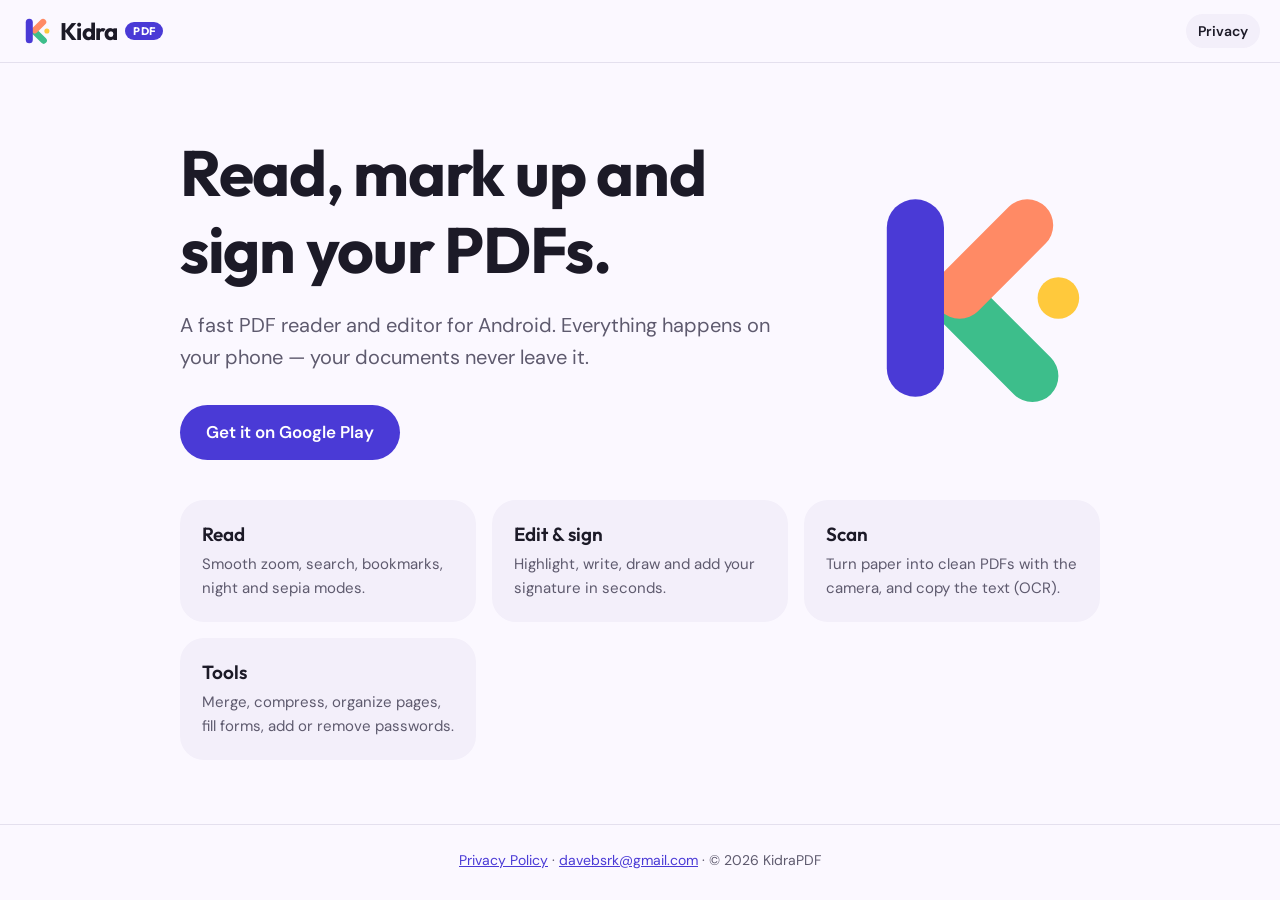
<file: kidrapdf/index.html>
<!doctype html>
<html lang="en">
<head>
<meta charset="utf-8">
<meta name="viewport" content="width=device-width, initial-scale=1">
<title>KidraPDF · Read, mark up and sign your PDFs</title>
<meta name="description" content="KidraPDF: a fast PDF reader and editor for Android. Highlight, sign, scan, merge, compress and fill forms — your files never leave your phone.">
<link rel="icon" href="symbol.svg" type="image/svg+xml">
<link rel="preconnect" href="https://fonts.googleapis.com">
<link href="https://fonts.googleapis.com/css2?family=Outfit:wght@600;700&family=DM+Sans:opsz,wght@9..40,400;9..40,600&display=swap" rel="stylesheet">
<link rel="stylesheet" href="style.css">
</head>
<body>
<header class="bar">
  <a class="logo" href="./"><img src="symbol.svg" alt="" width="32" height="32"><span>Kidra</span><b>PDF</b></a>
  <nav class="langs"><a href="privacy.html">Privacy</a></nav>
</header>
<main>
  <section class="hero">
    <div>
      <h1>Read, mark up and sign your PDFs.</h1>
      <p>A fast PDF reader and editor for Android. Everything happens on your phone — your documents never leave it.</p>
      <!-- TODO(publicar): replace with the Play Store link once the app is live. -->
      <a class="cta" href="https://play.google.com/store/apps/details?id=app.kidrapdf">Get it on Google Play</a>
    </div>
    <img src="symbol.svg" alt="KidraPDF" width="260" height="260">
  </section>
  <section class="features">
    <div><h3>Read</h3><p>Smooth zoom, search, bookmarks, night and sepia modes.</p></div>
    <div><h3>Edit &amp; sign</h3><p>Highlight, write, draw and add your signature in seconds.</p></div>
    <div><h3>Scan</h3><p>Turn paper into clean PDFs with the camera, and copy the text (OCR).</p></div>
    <div><h3>Tools</h3><p>Merge, compress, organize pages, fill forms, add or remove passwords.</p></div>
  </section>
</main>
<footer class="foot"><a href="privacy.html">Privacy Policy</a> · <a href="mailto:davebsrk@gmail.com">davebsrk@gmail.com</a> · © 2026 KidraPDF</footer>
</body>
</html>
</file>
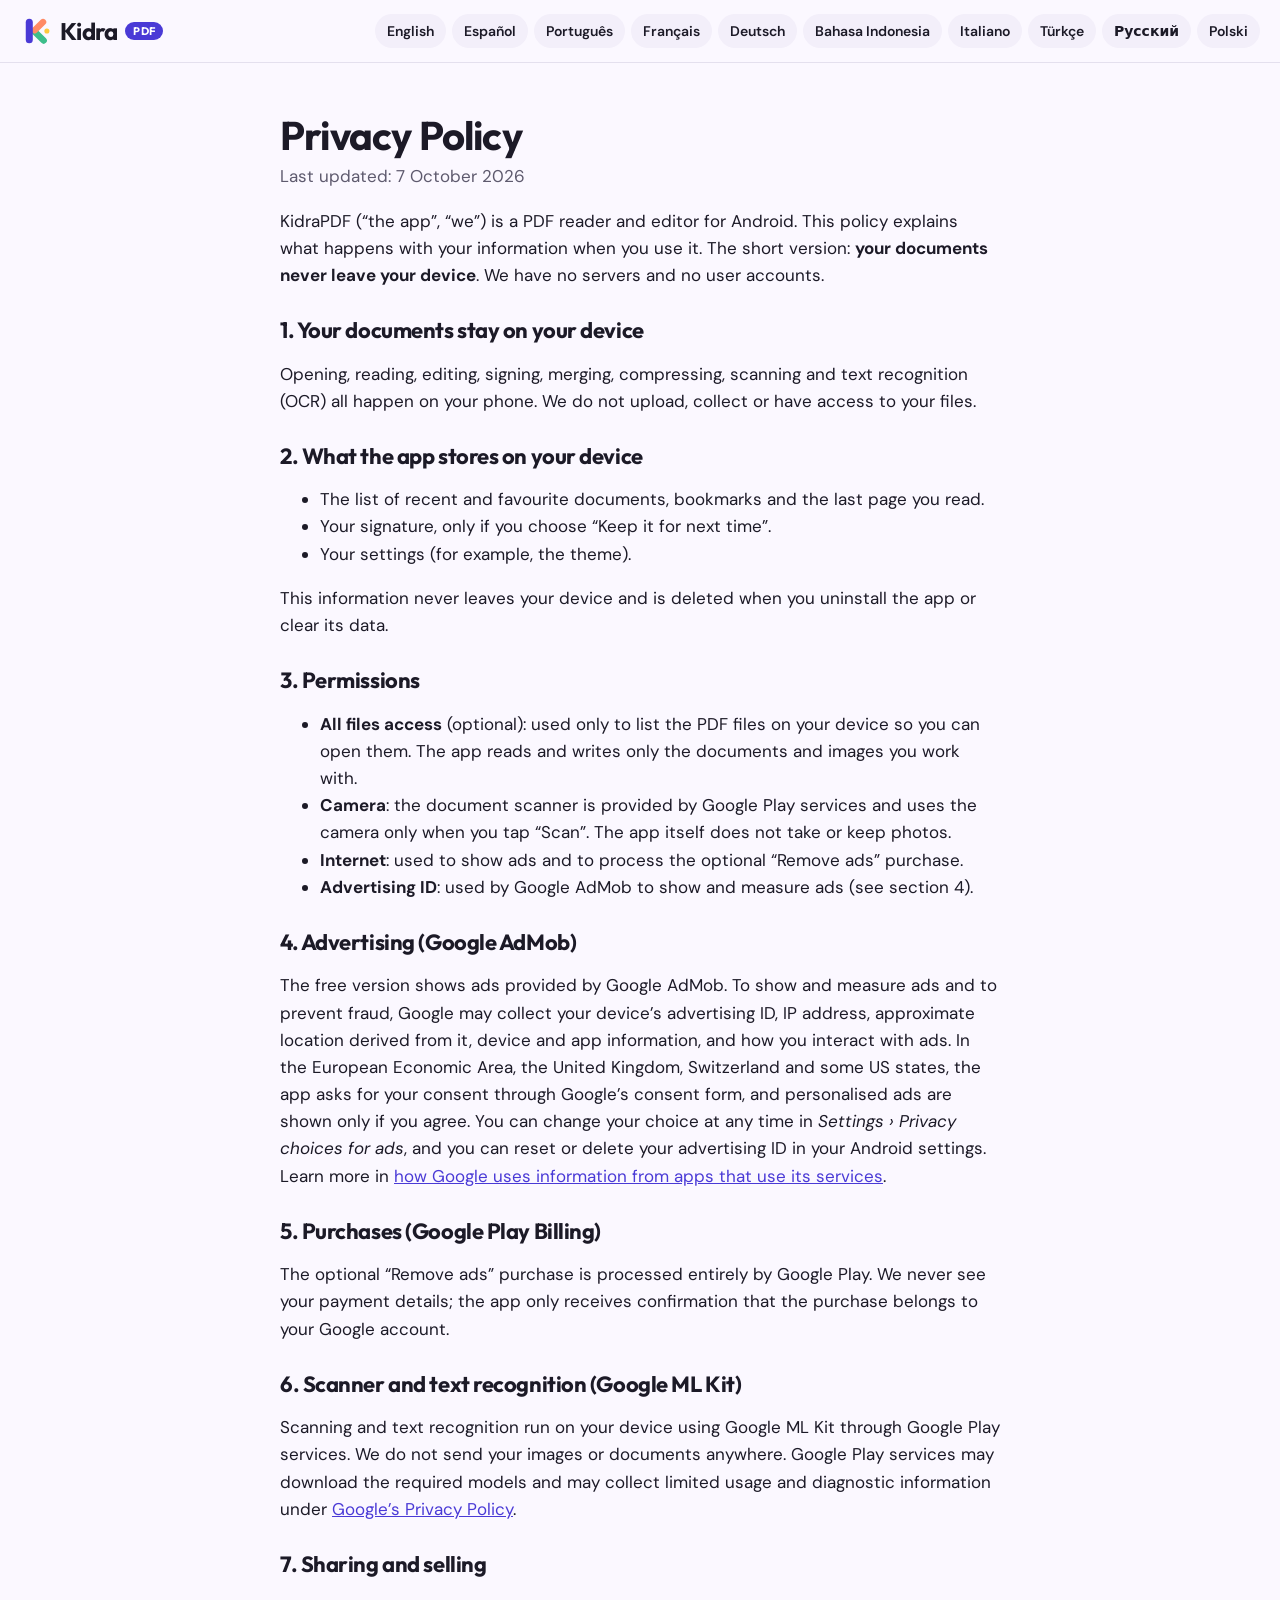
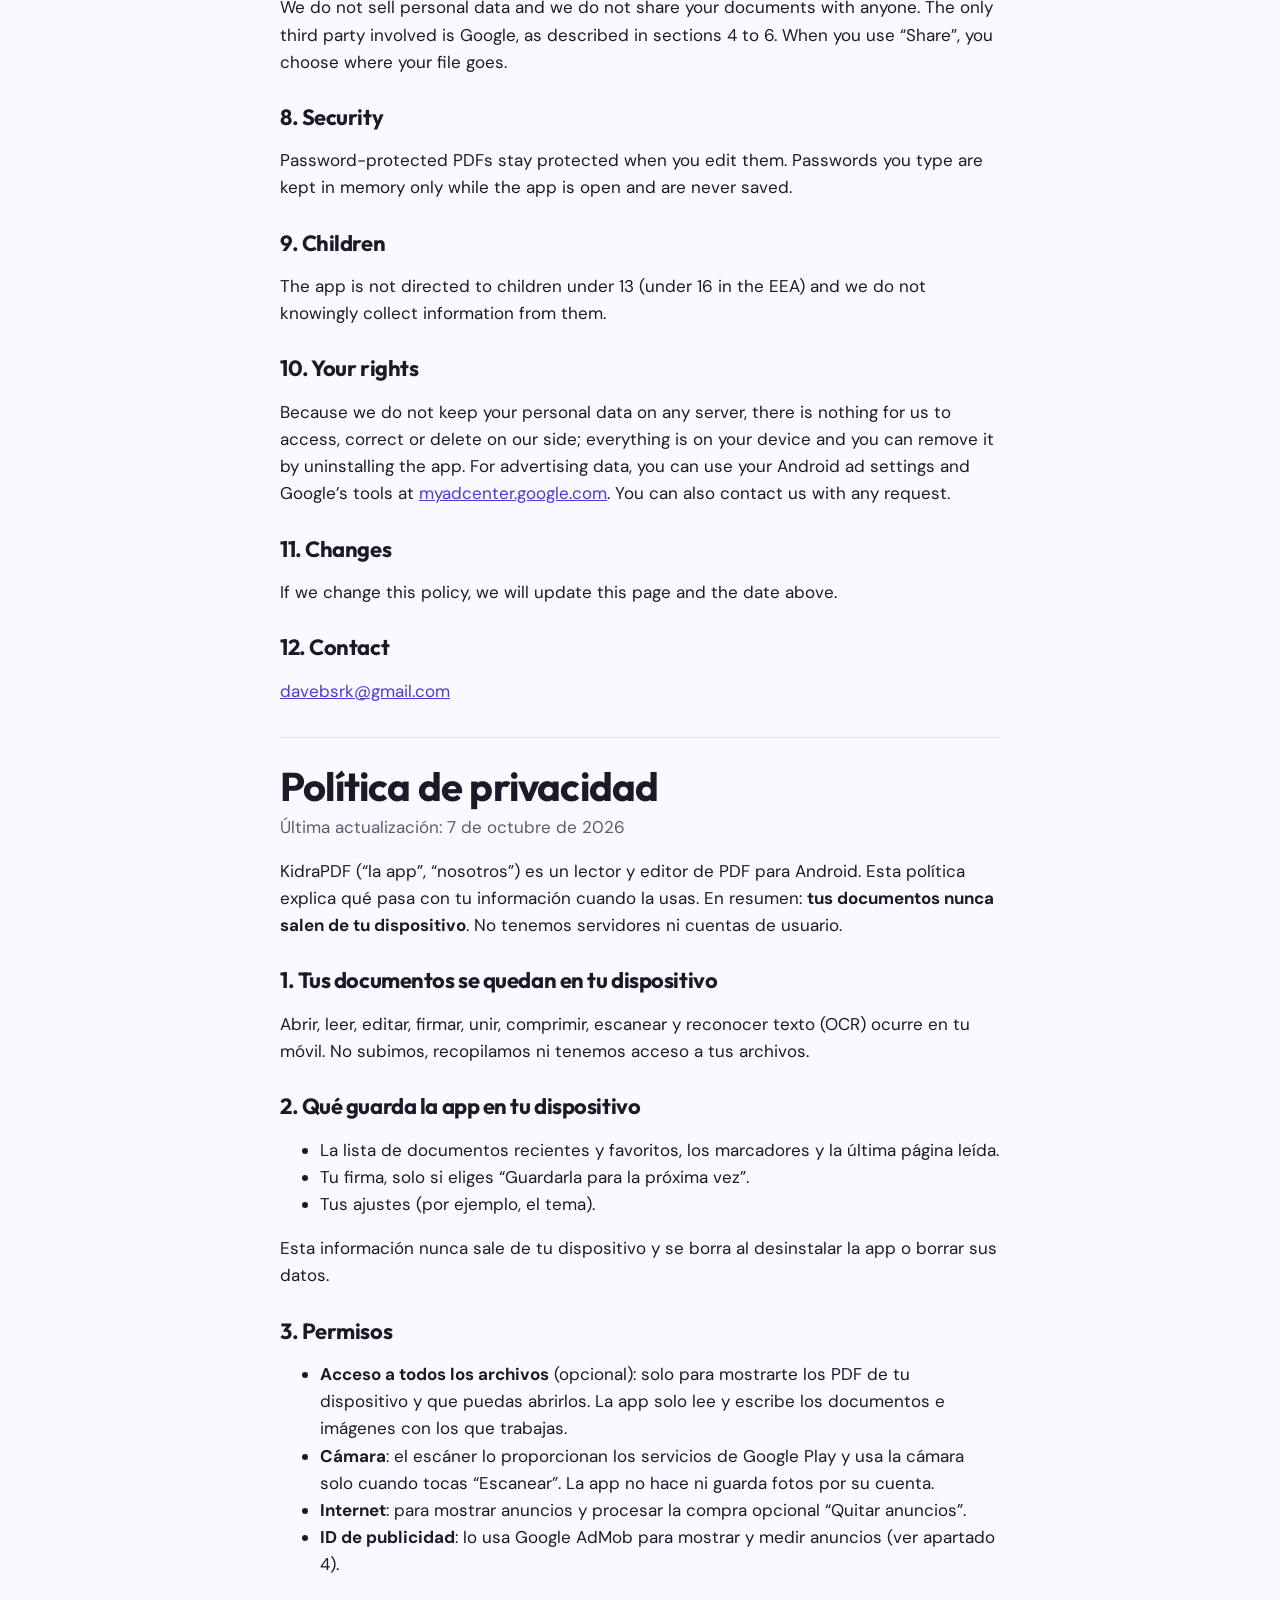
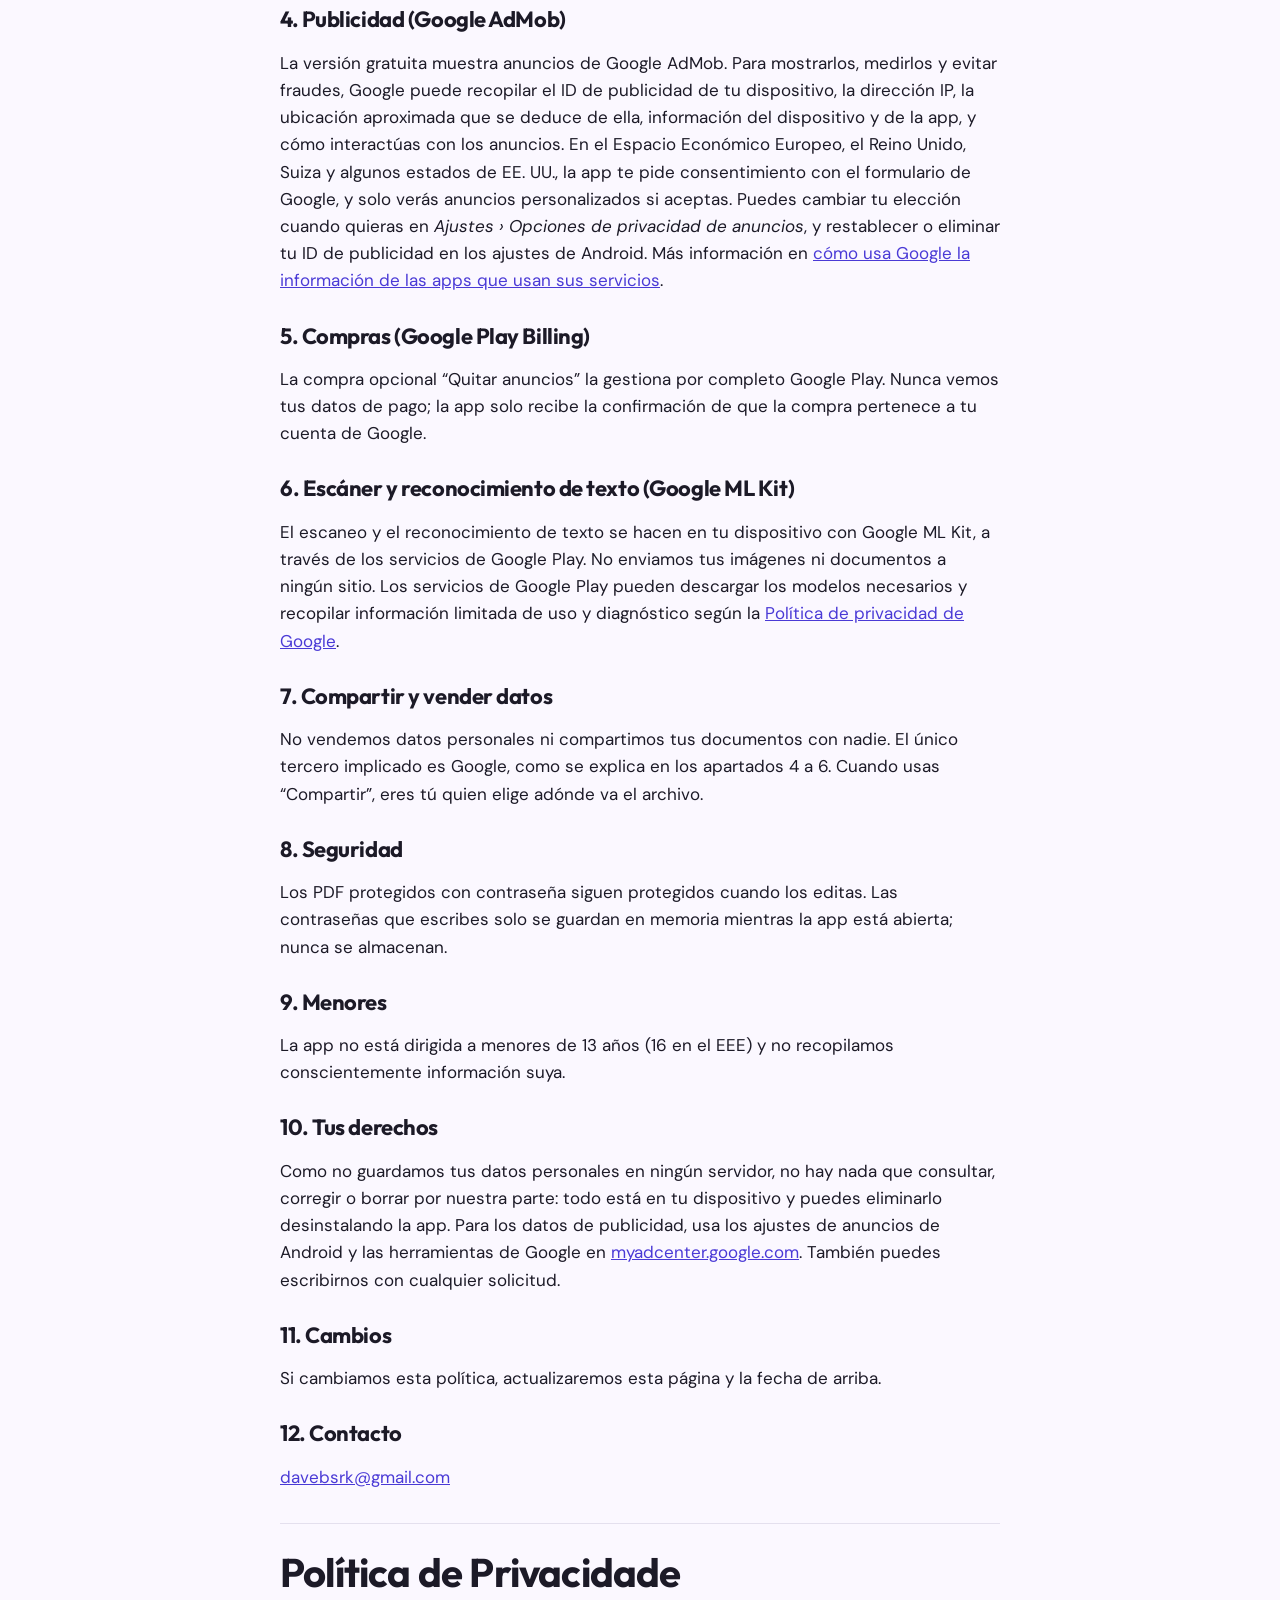
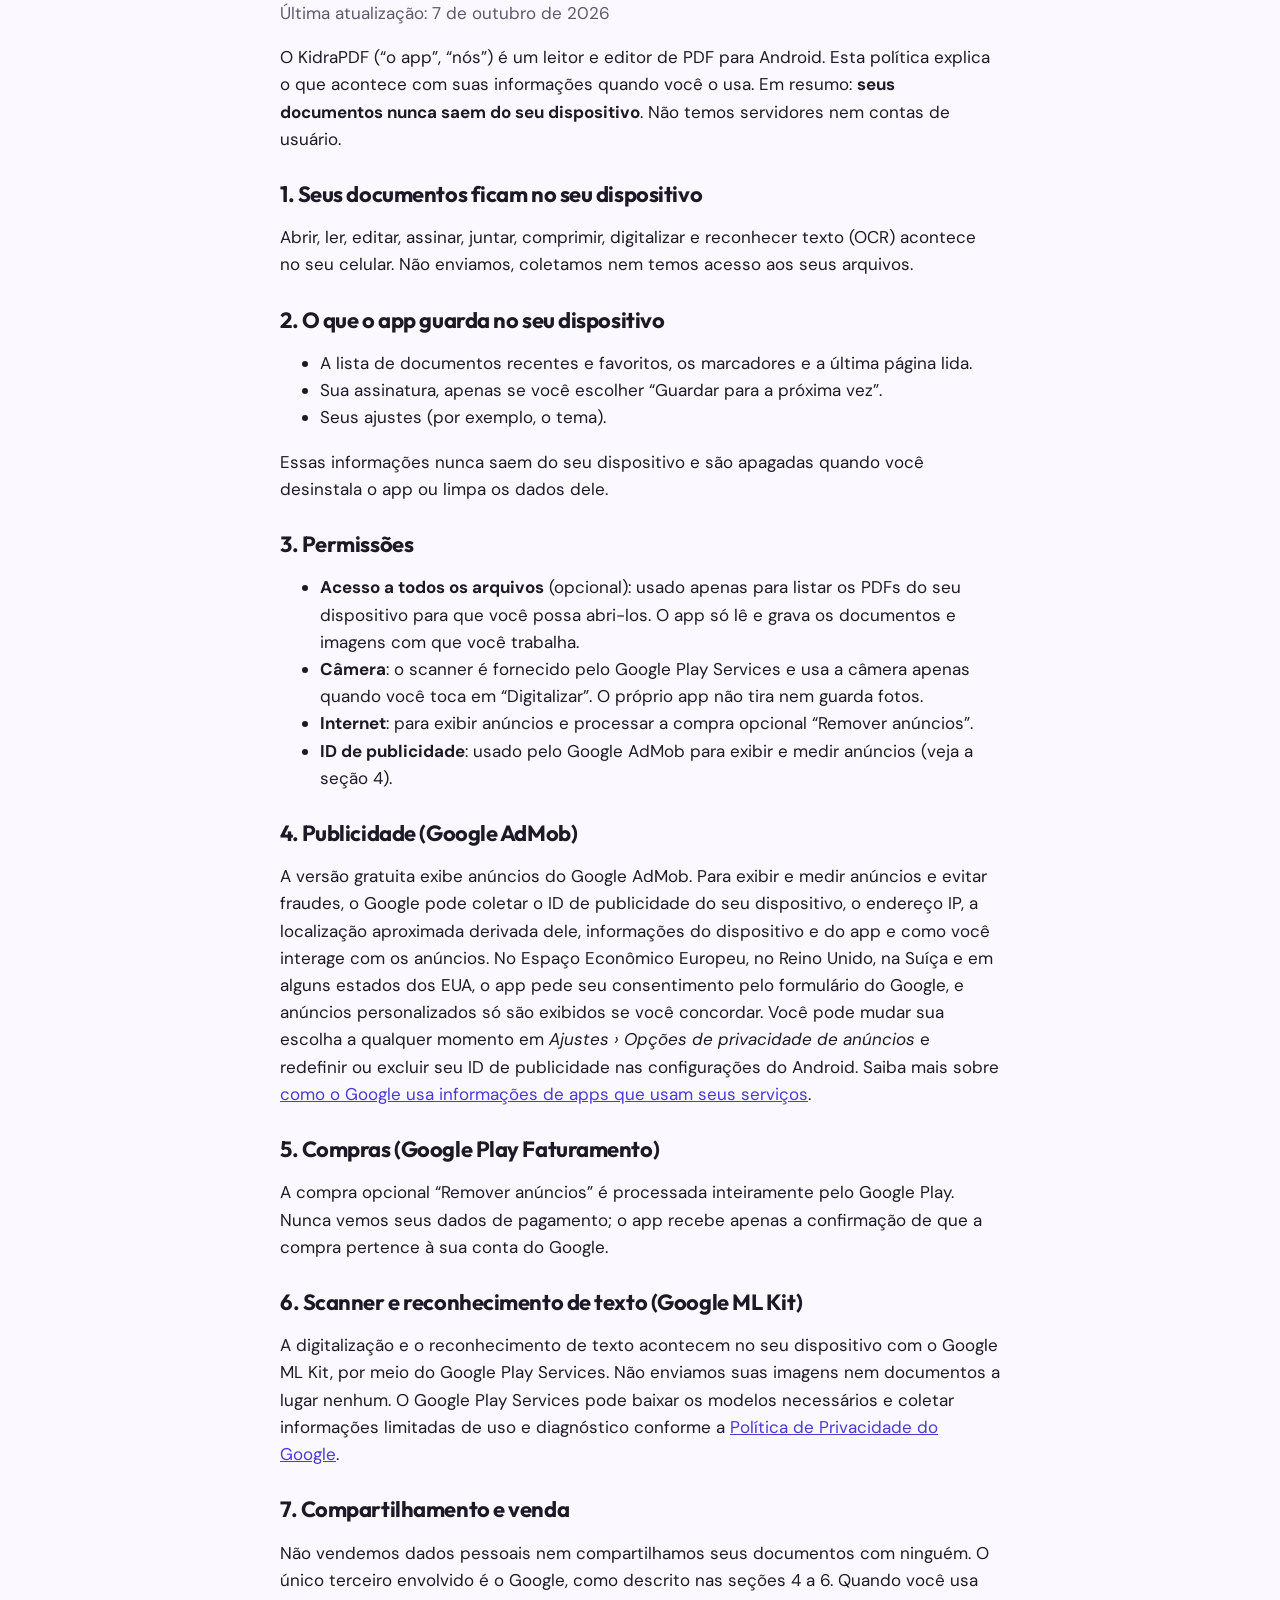
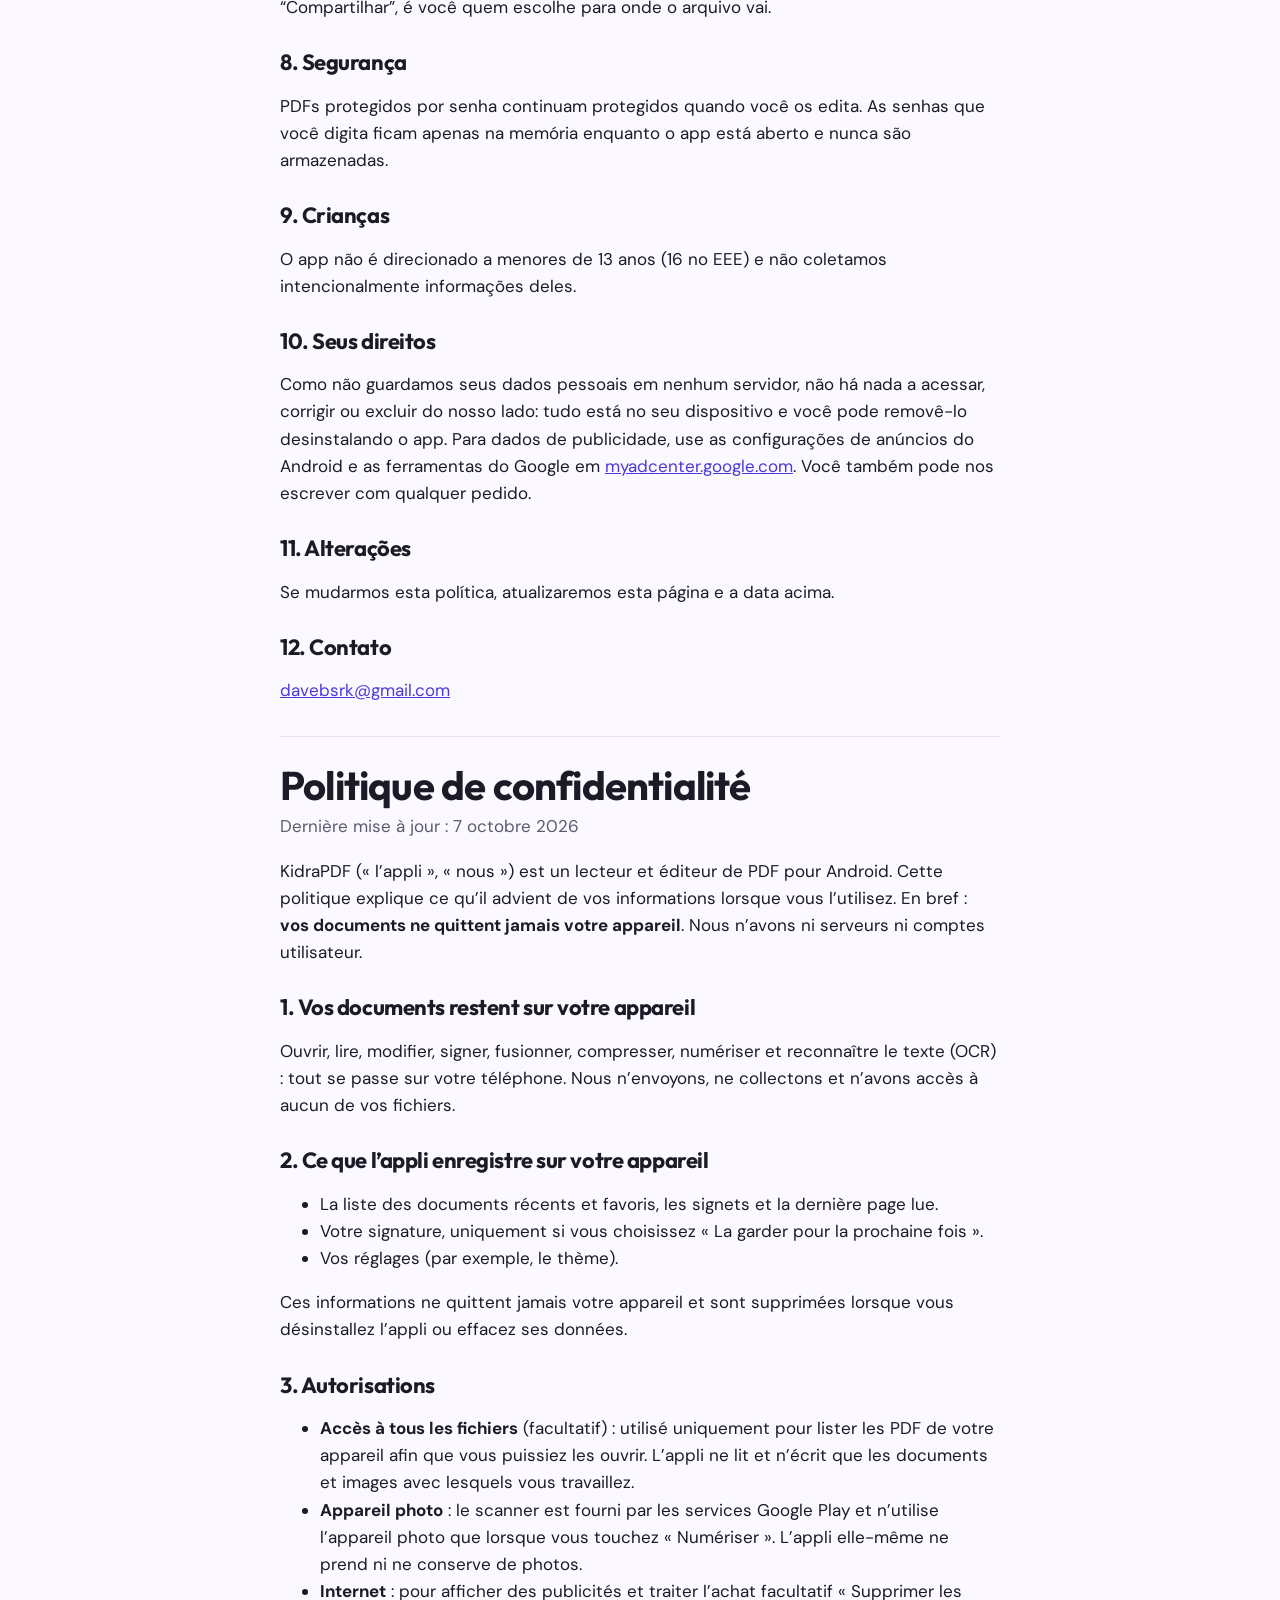
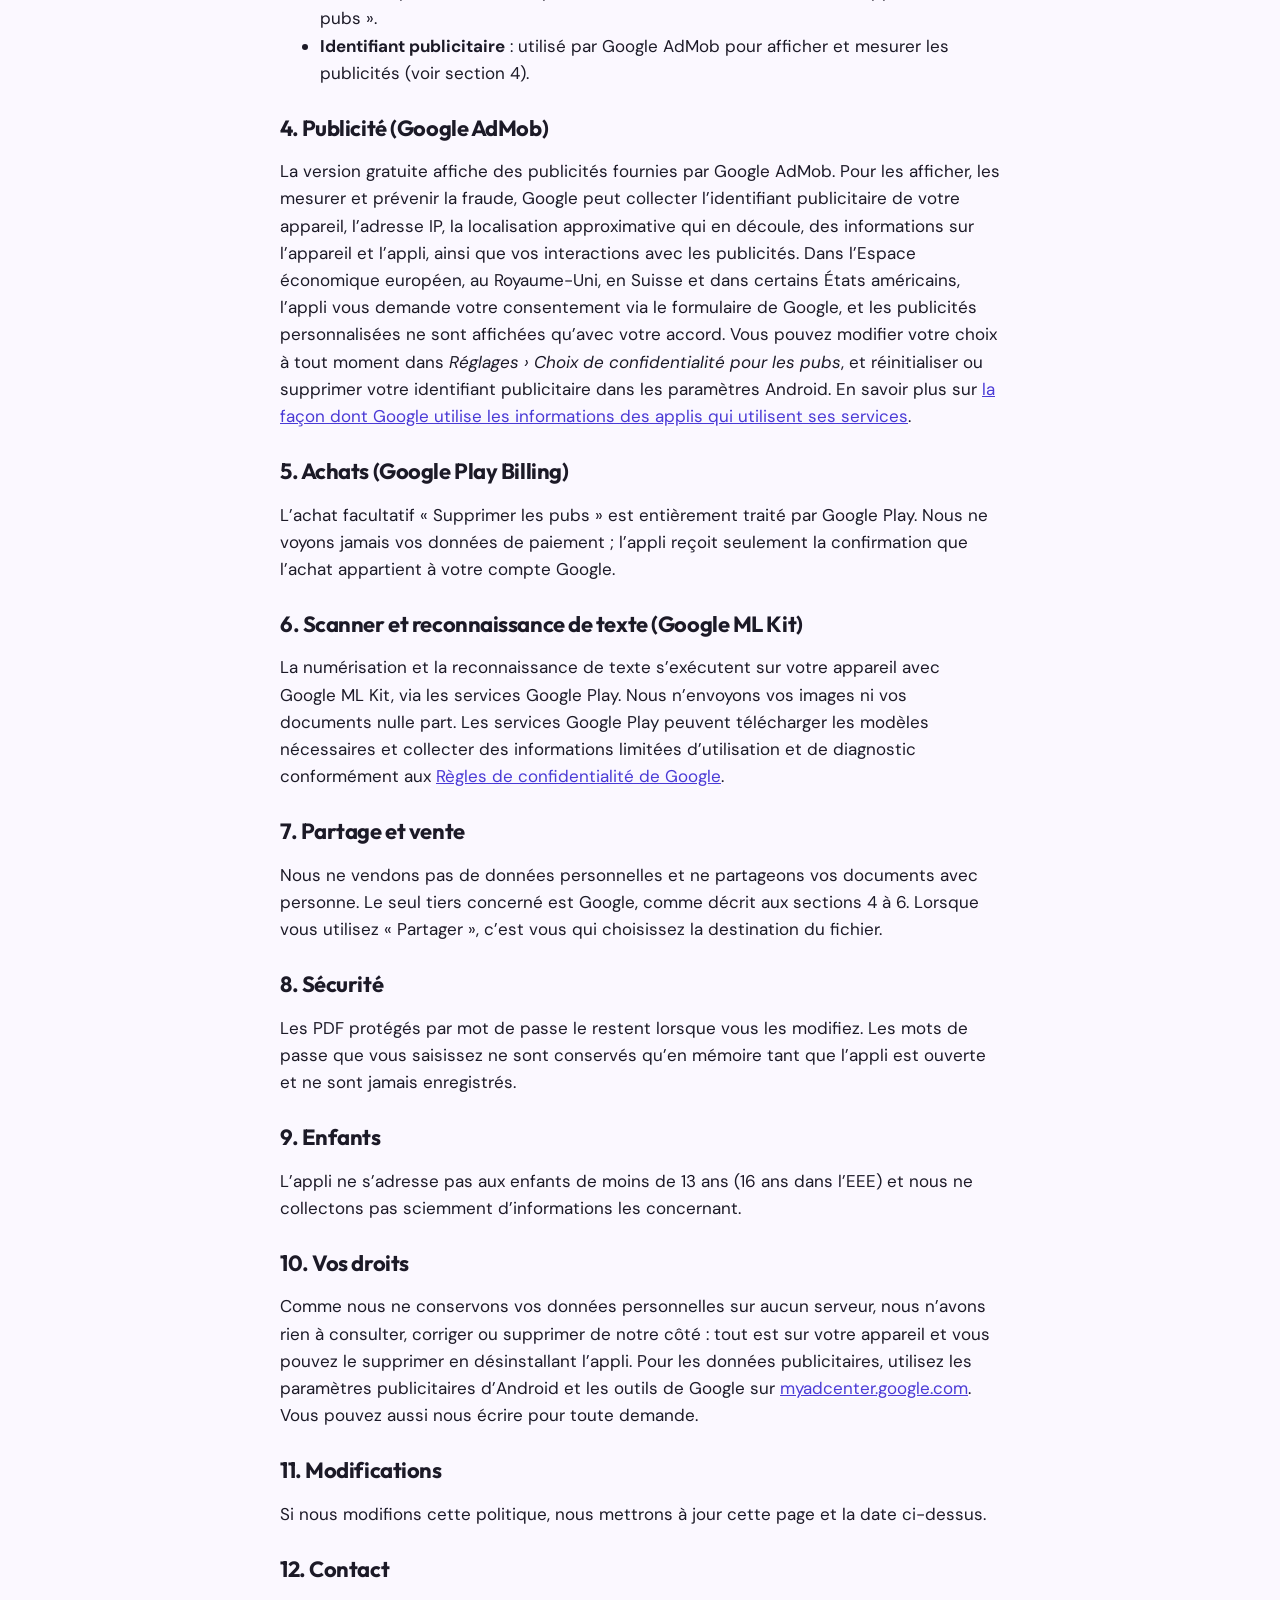
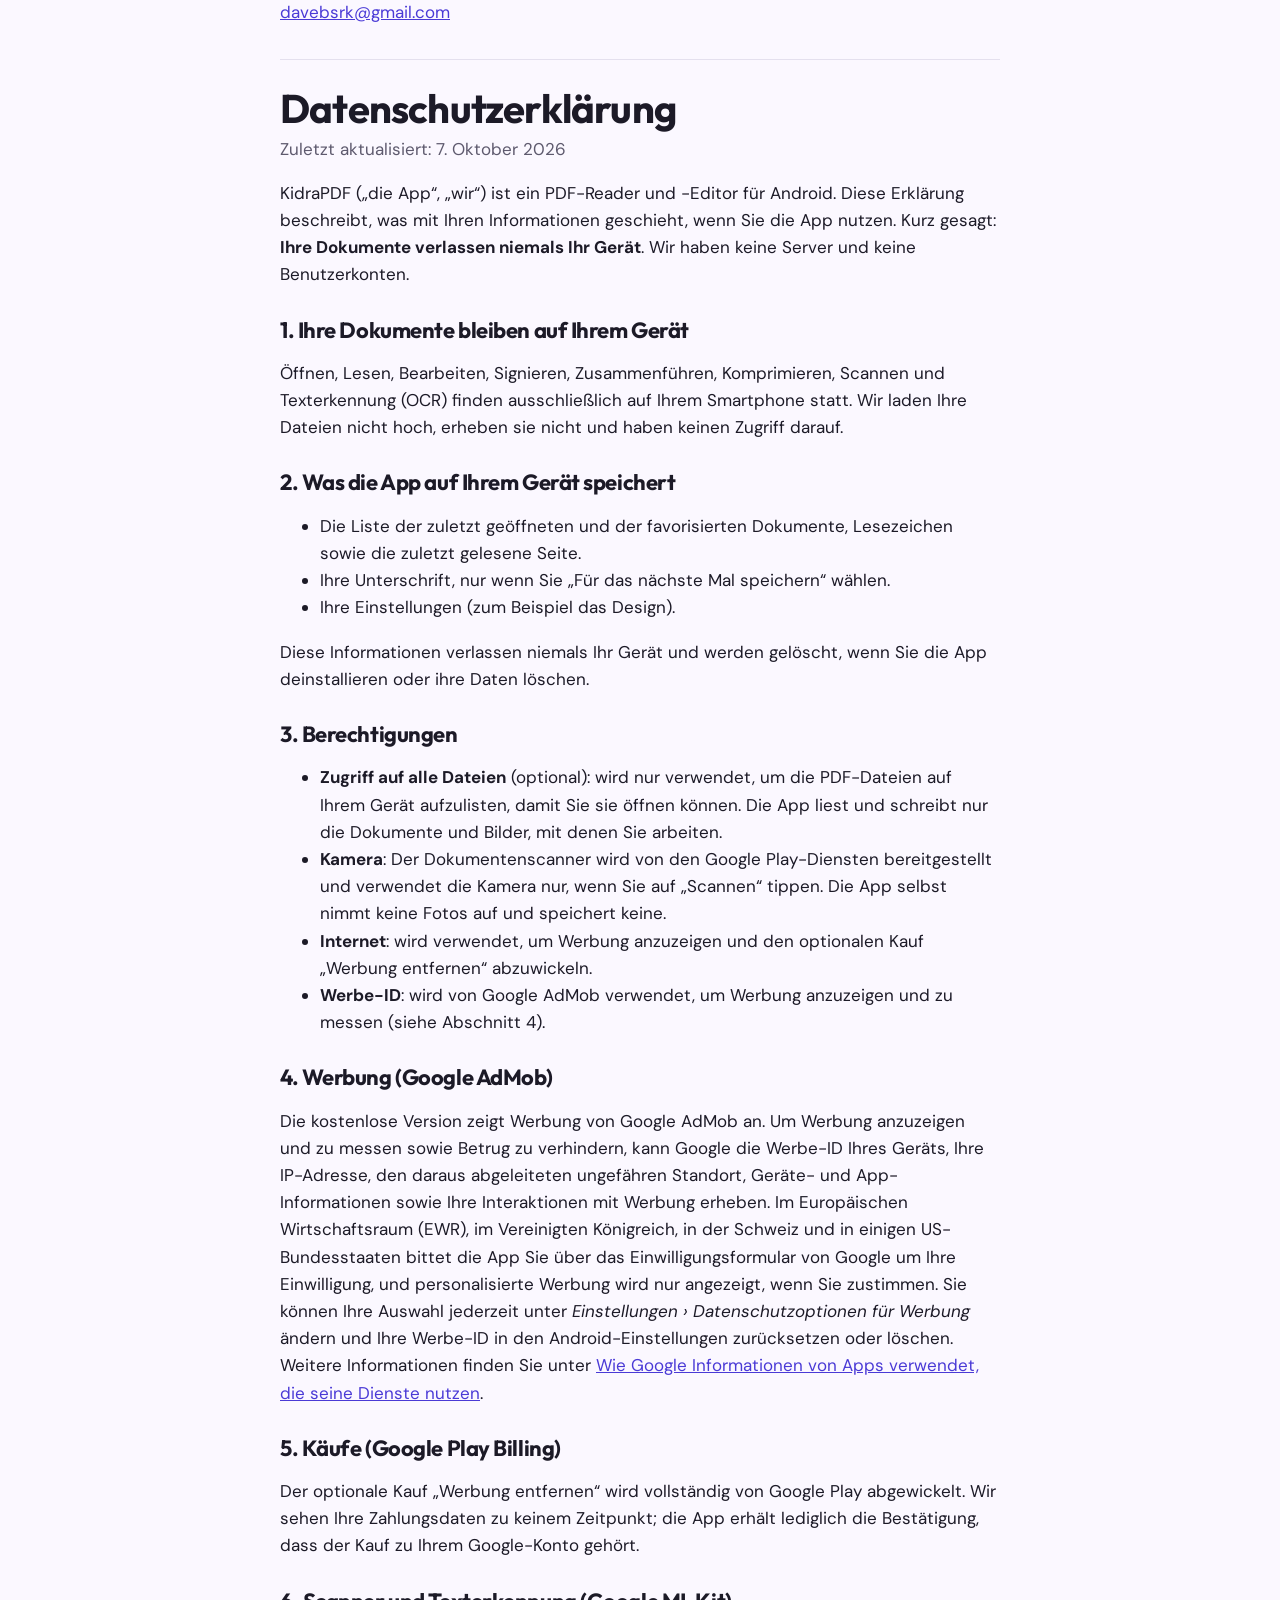
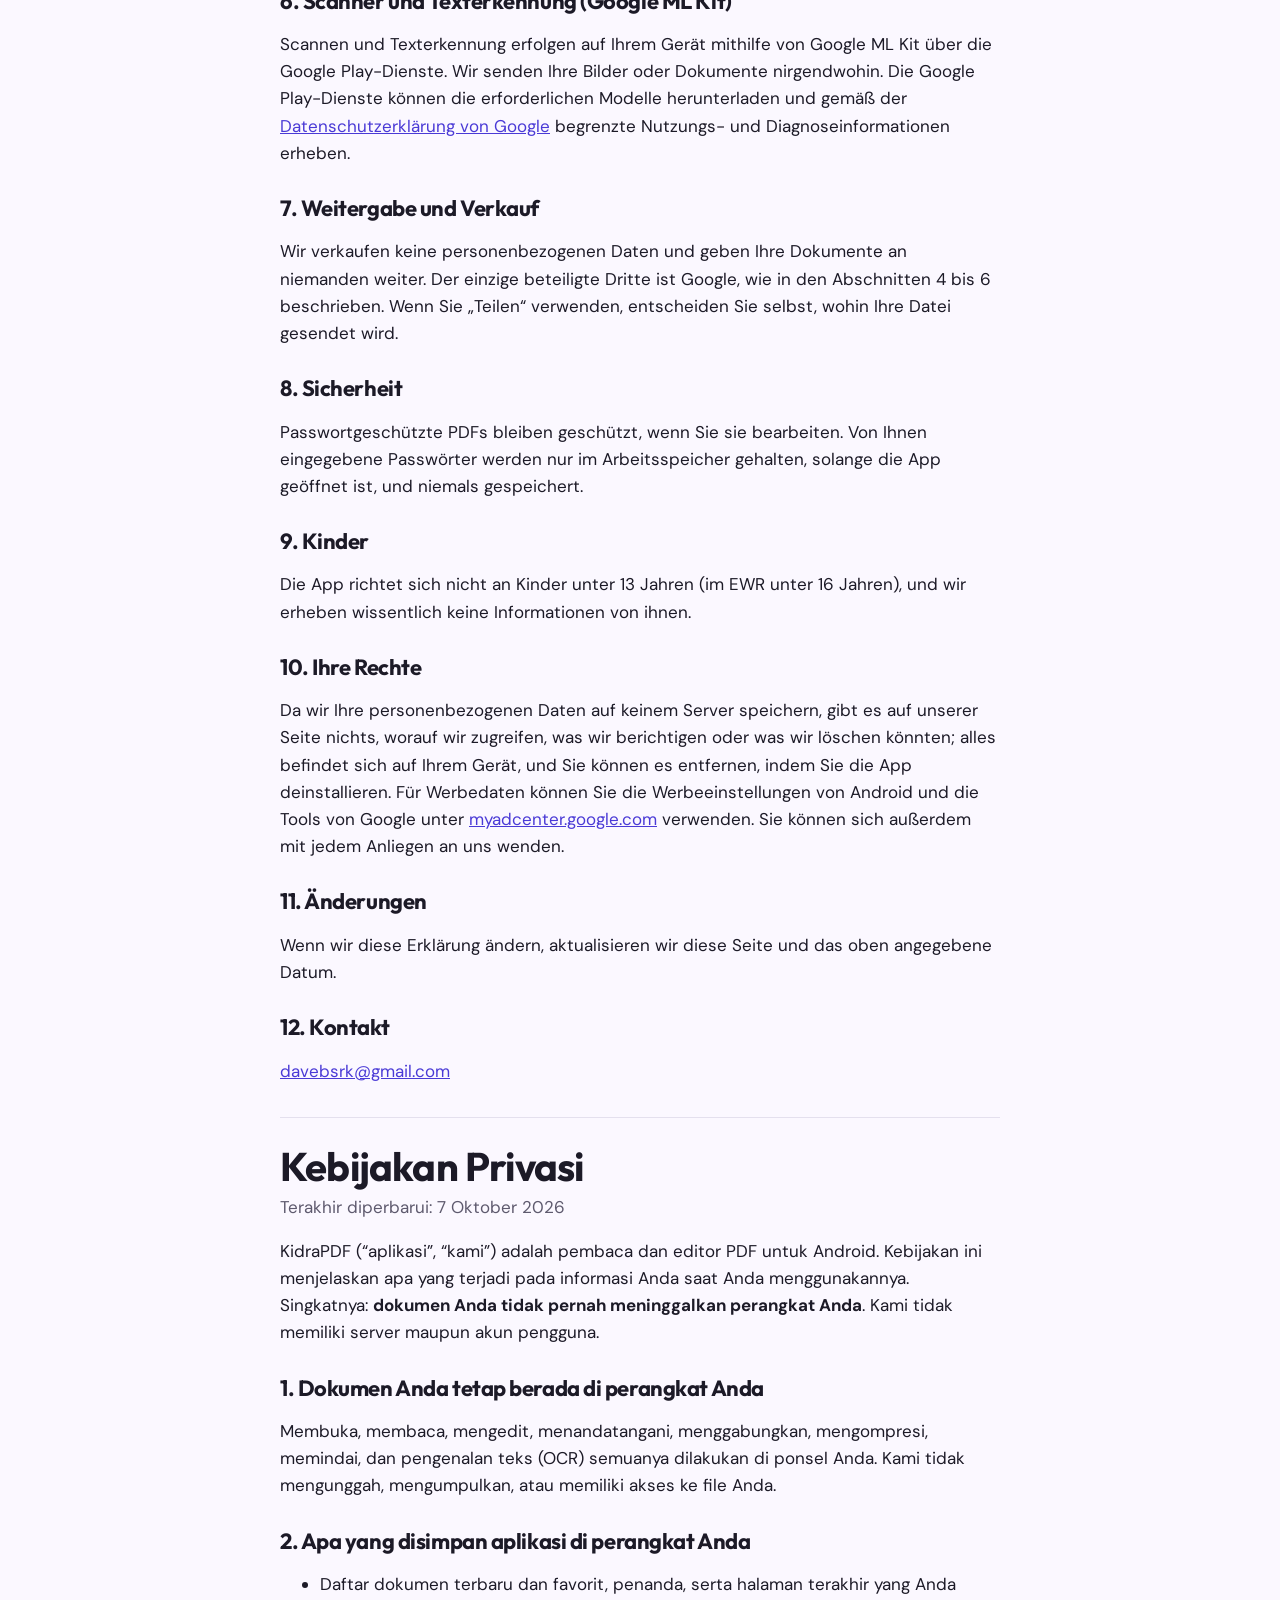
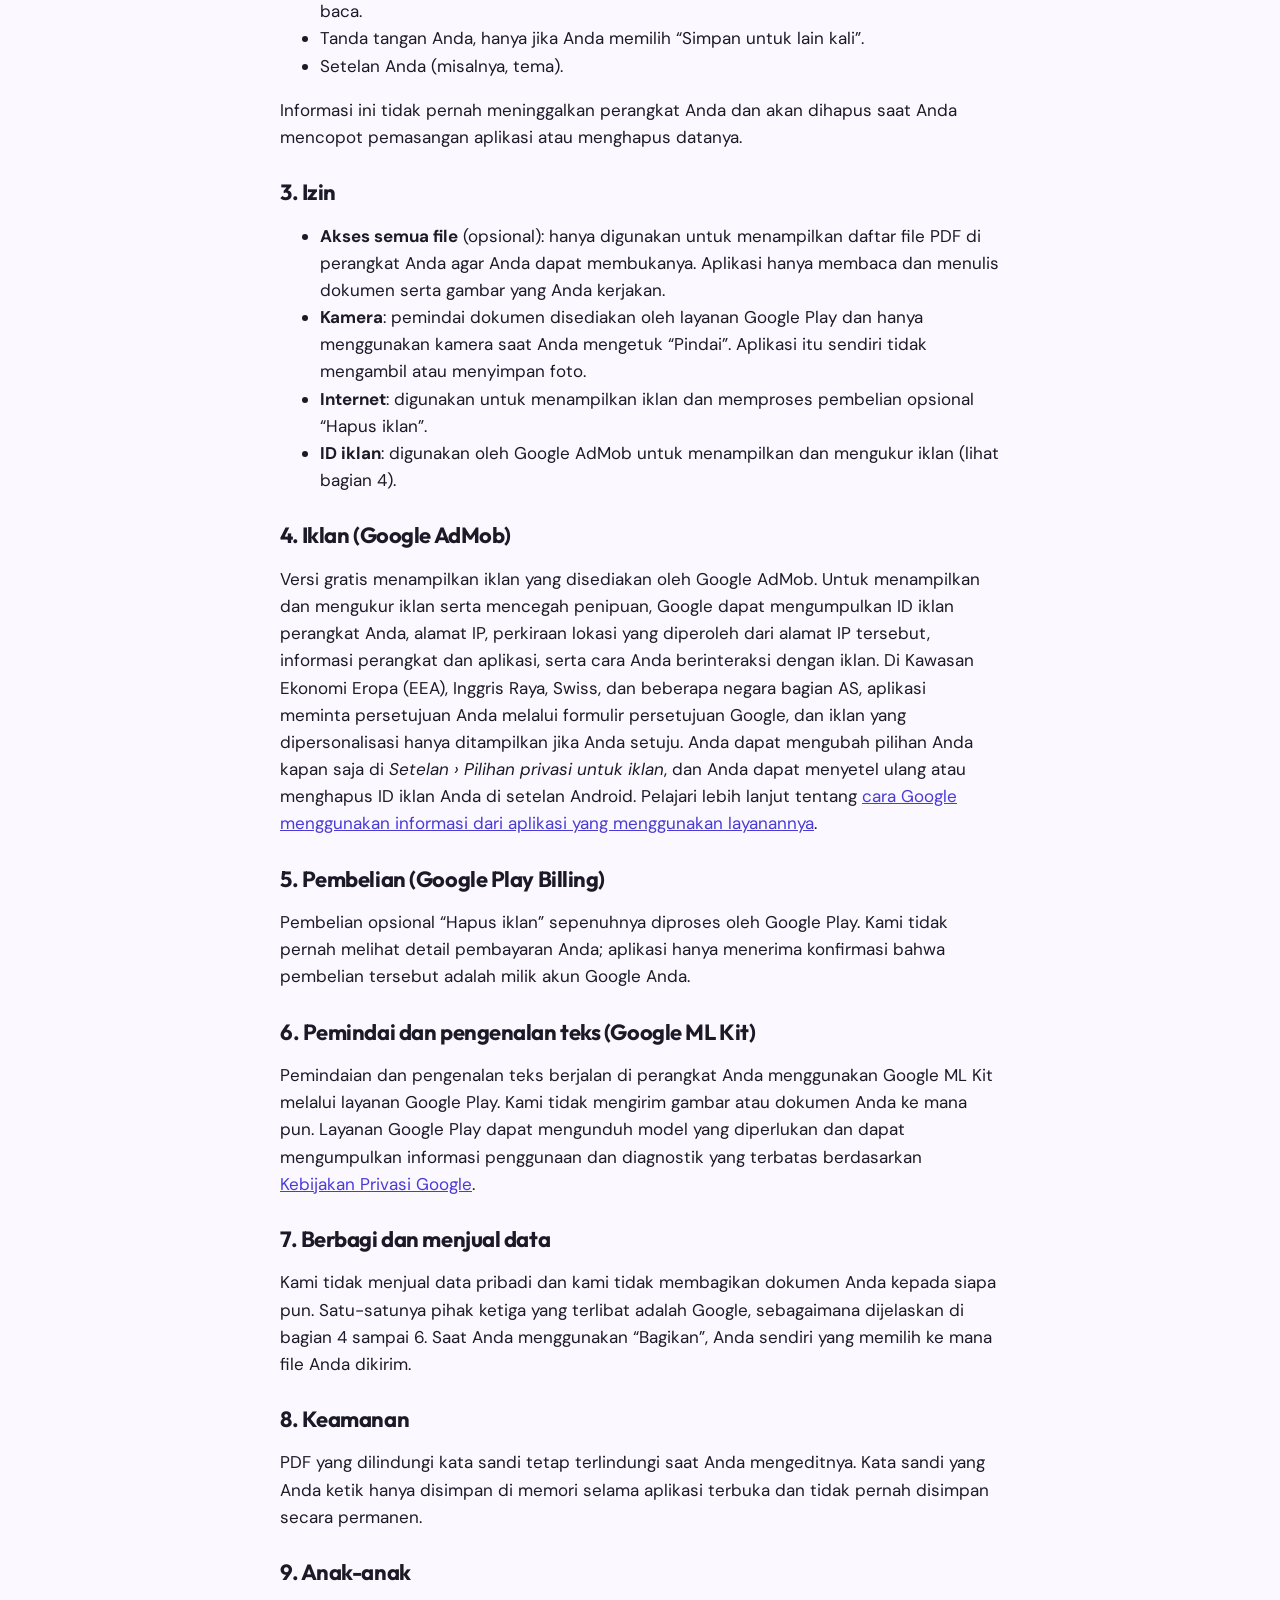
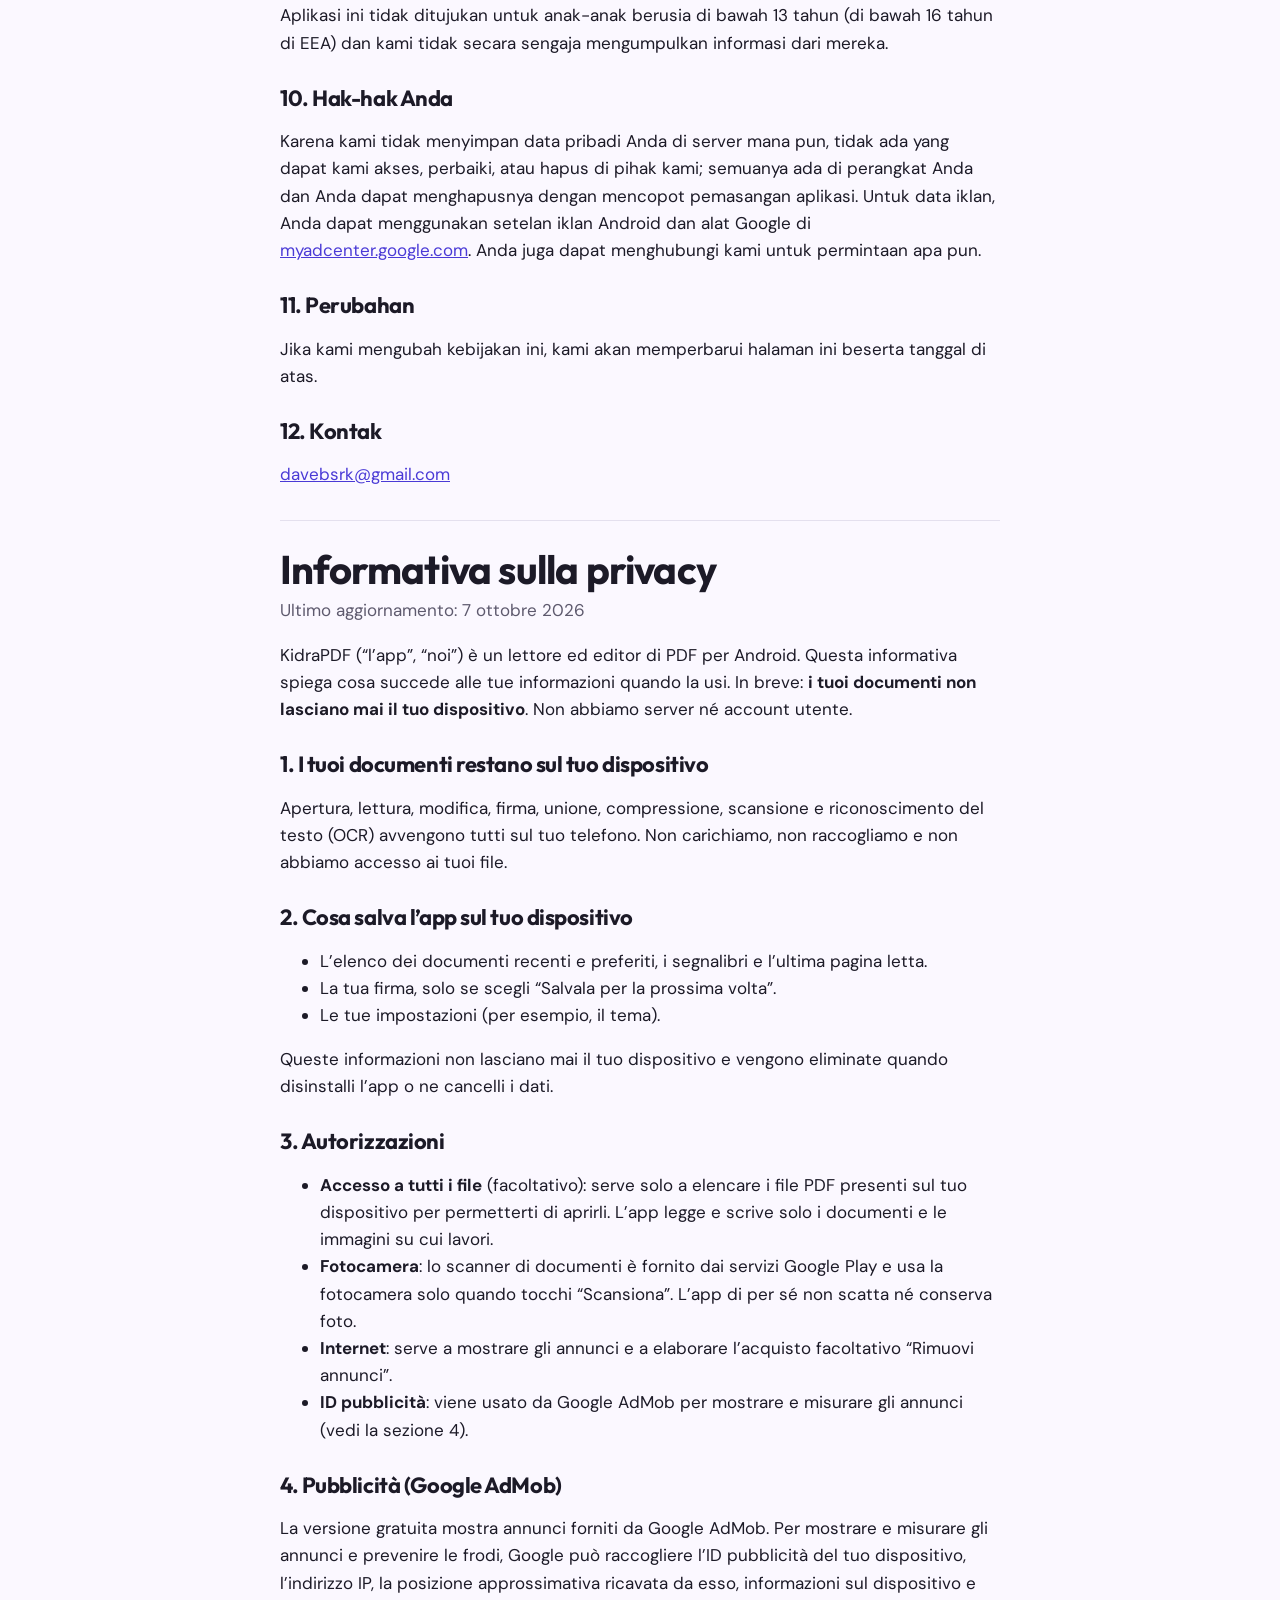
<file: kidrapdf/privacy.html>
<!doctype html>
<html lang="en">
<head>
<meta charset="utf-8">
<meta name="viewport" content="width=device-width, initial-scale=1">
<title>KidraPDF · Privacy Policy</title>
<meta name="description" content="KidraPDF privacy policy: your documents stay on your device.">
<link rel="icon" href="symbol.svg" type="image/svg+xml">
<link rel="preconnect" href="https://fonts.googleapis.com">
<link href="https://fonts.googleapis.com/css2?family=Outfit:wght@600;700&family=DM+Sans:opsz,wght@9..40,400;9..40,600&display=swap" rel="stylesheet">
<link rel="stylesheet" href="style.css">
</head>
<body>
<header class="bar">
  <a class="logo" href="./"><img src="symbol.svg" alt="" width="32" height="32"><span>Kidra</span><b>PDF</b></a>
  <nav class="langs" aria-label="Language"><a href="#en" hreflang="en">English</a><a href="#es" hreflang="es">Español</a><a href="#pt" hreflang="pt">Português</a><a href="#fr" hreflang="fr">Français</a><a href="#de" hreflang="de">Deutsch</a><a href="#id" hreflang="id">Bahasa Indonesia</a><a href="#it" hreflang="it">Italiano</a><a href="#tr" hreflang="tr">Türkçe</a><a href="#ru" hreflang="ru">Русский</a><a href="#pl" hreflang="pl">Polski</a></nav>
</header>
<main class="doc">

<!-- ENGLISH -->
<article id="en" lang="en">
<h1>Privacy Policy</h1>
<p class="muted">Last updated: 7 October 2026</p>
<p>KidraPDF (“the app”, “we”) is a PDF reader and editor for Android. This policy explains what happens with your information when you use it. The short version: <strong>your documents never leave your device</strong>. We have no servers and no user accounts.</p>

<h2>1. Your documents stay on your device</h2>
<p>Opening, reading, editing, signing, merging, compressing, scanning and text recognition (OCR) all happen on your phone. We do not upload, collect or have access to your files.</p>

<h2>2. What the app stores on your device</h2>
<ul>
<li>The list of recent and favourite documents, bookmarks and the last page you read.</li>
<li>Your signature, only if you choose “Keep it for next time”.</li>
<li>Your settings (for example, the theme).</li>
</ul>
<p>This information never leaves your device and is deleted when you uninstall the app or clear its data.</p>

<h2>3. Permissions</h2>
<ul>
<li><strong>All files access</strong> (optional): used only to list the PDF files on your device so you can open them. The app reads and writes only the documents and images you work with.</li>
<li><strong>Camera</strong>: the document scanner is provided by Google Play services and uses the camera only when you tap “Scan”. The app itself does not take or keep photos.</li>
<li><strong>Internet</strong>: used to show ads and to process the optional “Remove ads” purchase.</li>
<li><strong>Advertising ID</strong>: used by Google AdMob to show and measure ads (see section 4).</li>
</ul>

<h2>4. Advertising (Google AdMob)</h2>
<p>The free version shows ads provided by Google AdMob. To show and measure ads and to prevent fraud, Google may collect your device’s advertising ID, IP address, approximate location derived from it, device and app information, and how you interact with ads. In the European Economic Area, the United Kingdom, Switzerland and some US states, the app asks for your consent through Google’s consent form, and personalised ads are shown only if you agree. You can change your choice at any time in <em>Settings › Privacy choices for ads</em>, and you can reset or delete your advertising ID in your Android settings. Learn more in <a href="https://policies.google.com/technologies/ads">how Google uses information from apps that use its services</a>.</p>

<h2>5. Purchases (Google Play Billing)</h2>
<p>The optional “Remove ads” purchase is processed entirely by Google Play. We never see your payment details; the app only receives confirmation that the purchase belongs to your Google account.</p>

<h2>6. Scanner and text recognition (Google ML Kit)</h2>
<p>Scanning and text recognition run on your device using Google ML Kit through Google Play services. We do not send your images or documents anywhere. Google Play services may download the required models and may collect limited usage and diagnostic information under <a href="https://policies.google.com/privacy">Google’s Privacy Policy</a>.</p>

<h2>7. Sharing and selling</h2>
<p>We do not sell personal data and we do not share your documents with anyone. The only third party involved is Google, as described in sections 4 to 6. When you use “Share”, you choose where your file goes.</p>

<h2>8. Security</h2>
<p>Password-protected PDFs stay protected when you edit them. Passwords you type are kept in memory only while the app is open and are never saved.</p>

<h2>9. Children</h2>
<p>The app is not directed to children under 13 (under 16 in the EEA) and we do not knowingly collect information from them.</p>

<h2>10. Your rights</h2>
<p>Because we do not keep your personal data on any server, there is nothing for us to access, correct or delete on our side; everything is on your device and you can remove it by uninstalling the app. For advertising data, you can use your Android ad settings and Google’s tools at <a href="https://myadcenter.google.com">myadcenter.google.com</a>. You can also contact us with any request.</p>

<h2>11. Changes</h2>
<p>If we change this policy, we will update this page and the date above.</p>

<h2>12. Contact</h2>
<p><a href="mailto:davebsrk@gmail.com">davebsrk@gmail.com</a></p>
</article>

<!-- ESPAÑOL -->
<article id="es" lang="es">
<h1>Política de privacidad</h1>
<p class="muted">Última actualización: 7 de octubre de 2026</p>
<p>KidraPDF (“la app”, “nosotros”) es un lector y editor de PDF para Android. Esta política explica qué pasa con tu información cuando la usas. En resumen: <strong>tus documentos nunca salen de tu dispositivo</strong>. No tenemos servidores ni cuentas de usuario.</p>

<h2>1. Tus documentos se quedan en tu dispositivo</h2>
<p>Abrir, leer, editar, firmar, unir, comprimir, escanear y reconocer texto (OCR) ocurre en tu móvil. No subimos, recopilamos ni tenemos acceso a tus archivos.</p>

<h2>2. Qué guarda la app en tu dispositivo</h2>
<ul>
<li>La lista de documentos recientes y favoritos, los marcadores y la última página leída.</li>
<li>Tu firma, solo si eliges “Guardarla para la próxima vez”.</li>
<li>Tus ajustes (por ejemplo, el tema).</li>
</ul>
<p>Esta información nunca sale de tu dispositivo y se borra al desinstalar la app o borrar sus datos.</p>

<h2>3. Permisos</h2>
<ul>
<li><strong>Acceso a todos los archivos</strong> (opcional): solo para mostrarte los PDF de tu dispositivo y que puedas abrirlos. La app solo lee y escribe los documentos e imágenes con los que trabajas.</li>
<li><strong>Cámara</strong>: el escáner lo proporcionan los servicios de Google Play y usa la cámara solo cuando tocas “Escanear”. La app no hace ni guarda fotos por su cuenta.</li>
<li><strong>Internet</strong>: para mostrar anuncios y procesar la compra opcional “Quitar anuncios”.</li>
<li><strong>ID de publicidad</strong>: lo usa Google AdMob para mostrar y medir anuncios (ver apartado 4).</li>
</ul>

<h2>4. Publicidad (Google AdMob)</h2>
<p>La versión gratuita muestra anuncios de Google AdMob. Para mostrarlos, medirlos y evitar fraudes, Google puede recopilar el ID de publicidad de tu dispositivo, la dirección IP, la ubicación aproximada que se deduce de ella, información del dispositivo y de la app, y cómo interactúas con los anuncios. En el Espacio Económico Europeo, el Reino Unido, Suiza y algunos estados de EE. UU., la app te pide consentimiento con el formulario de Google, y solo verás anuncios personalizados si aceptas. Puedes cambiar tu elección cuando quieras en <em>Ajustes › Opciones de privacidad de anuncios</em>, y restablecer o eliminar tu ID de publicidad en los ajustes de Android. Más información en <a href="https://policies.google.com/technologies/ads?hl=es">cómo usa Google la información de las apps que usan sus servicios</a>.</p>

<h2>5. Compras (Google Play Billing)</h2>
<p>La compra opcional “Quitar anuncios” la gestiona por completo Google Play. Nunca vemos tus datos de pago; la app solo recibe la confirmación de que la compra pertenece a tu cuenta de Google.</p>

<h2>6. Escáner y reconocimiento de texto (Google ML Kit)</h2>
<p>El escaneo y el reconocimiento de texto se hacen en tu dispositivo con Google ML Kit, a través de los servicios de Google Play. No enviamos tus imágenes ni documentos a ningún sitio. Los servicios de Google Play pueden descargar los modelos necesarios y recopilar información limitada de uso y diagnóstico según la <a href="https://policies.google.com/privacy?hl=es">Política de privacidad de Google</a>.</p>

<h2>7. Compartir y vender datos</h2>
<p>No vendemos datos personales ni compartimos tus documentos con nadie. El único tercero implicado es Google, como se explica en los apartados 4 a 6. Cuando usas “Compartir”, eres tú quien elige adónde va el archivo.</p>

<h2>8. Seguridad</h2>
<p>Los PDF protegidos con contraseña siguen protegidos cuando los editas. Las contraseñas que escribes solo se guardan en memoria mientras la app está abierta; nunca se almacenan.</p>

<h2>9. Menores</h2>
<p>La app no está dirigida a menores de 13 años (16 en el EEE) y no recopilamos conscientemente información suya.</p>

<h2>10. Tus derechos</h2>
<p>Como no guardamos tus datos personales en ningún servidor, no hay nada que consultar, corregir o borrar por nuestra parte: todo está en tu dispositivo y puedes eliminarlo desinstalando la app. Para los datos de publicidad, usa los ajustes de anuncios de Android y las herramientas de Google en <a href="https://myadcenter.google.com">myadcenter.google.com</a>. También puedes escribirnos con cualquier solicitud.</p>

<h2>11. Cambios</h2>
<p>Si cambiamos esta política, actualizaremos esta página y la fecha de arriba.</p>

<h2>12. Contacto</h2>
<p><a href="mailto:davebsrk@gmail.com">davebsrk@gmail.com</a></p>
</article>

<!-- PORTUGUÊS -->
<article id="pt" lang="pt-BR">
<h1>Política de Privacidade</h1>
<p class="muted">Última atualização: 7 de outubro de 2026</p>
<p>O KidraPDF (“o app”, “nós”) é um leitor e editor de PDF para Android. Esta política explica o que acontece com suas informações quando você o usa. Em resumo: <strong>seus documentos nunca saem do seu dispositivo</strong>. Não temos servidores nem contas de usuário.</p>

<h2>1. Seus documentos ficam no seu dispositivo</h2>
<p>Abrir, ler, editar, assinar, juntar, comprimir, digitalizar e reconhecer texto (OCR) acontece no seu celular. Não enviamos, coletamos nem temos acesso aos seus arquivos.</p>

<h2>2. O que o app guarda no seu dispositivo</h2>
<ul>
<li>A lista de documentos recentes e favoritos, os marcadores e a última página lida.</li>
<li>Sua assinatura, apenas se você escolher “Guardar para a próxima vez”.</li>
<li>Seus ajustes (por exemplo, o tema).</li>
</ul>
<p>Essas informações nunca saem do seu dispositivo e são apagadas quando você desinstala o app ou limpa os dados dele.</p>

<h2>3. Permissões</h2>
<ul>
<li><strong>Acesso a todos os arquivos</strong> (opcional): usado apenas para listar os PDFs do seu dispositivo para que você possa abri-los. O app só lê e grava os documentos e imagens com que você trabalha.</li>
<li><strong>Câmera</strong>: o scanner é fornecido pelo Google Play Services e usa a câmera apenas quando você toca em “Digitalizar”. O próprio app não tira nem guarda fotos.</li>
<li><strong>Internet</strong>: para exibir anúncios e processar a compra opcional “Remover anúncios”.</li>
<li><strong>ID de publicidade</strong>: usado pelo Google AdMob para exibir e medir anúncios (veja a seção 4).</li>
</ul>

<h2>4. Publicidade (Google AdMob)</h2>
<p>A versão gratuita exibe anúncios do Google AdMob. Para exibir e medir anúncios e evitar fraudes, o Google pode coletar o ID de publicidade do seu dispositivo, o endereço IP, a localização aproximada derivada dele, informações do dispositivo e do app e como você interage com os anúncios. No Espaço Econômico Europeu, no Reino Unido, na Suíça e em alguns estados dos EUA, o app pede seu consentimento pelo formulário do Google, e anúncios personalizados só são exibidos se você concordar. Você pode mudar sua escolha a qualquer momento em <em>Ajustes › Opções de privacidade de anúncios</em> e redefinir ou excluir seu ID de publicidade nas configurações do Android. Saiba mais sobre <a href="https://policies.google.com/technologies/ads?hl=pt-BR">como o Google usa informações de apps que usam seus serviços</a>.</p>

<h2>5. Compras (Google Play Faturamento)</h2>
<p>A compra opcional “Remover anúncios” é processada inteiramente pelo Google Play. Nunca vemos seus dados de pagamento; o app recebe apenas a confirmação de que a compra pertence à sua conta do Google.</p>

<h2>6. Scanner e reconhecimento de texto (Google ML Kit)</h2>
<p>A digitalização e o reconhecimento de texto acontecem no seu dispositivo com o Google ML Kit, por meio do Google Play Services. Não enviamos suas imagens nem documentos a lugar nenhum. O Google Play Services pode baixar os modelos necessários e coletar informações limitadas de uso e diagnóstico conforme a <a href="https://policies.google.com/privacy?hl=pt-BR">Política de Privacidade do Google</a>.</p>

<h2>7. Compartilhamento e venda</h2>
<p>Não vendemos dados pessoais nem compartilhamos seus documentos com ninguém. O único terceiro envolvido é o Google, como descrito nas seções 4 a 6. Quando você usa “Compartilhar”, é você quem escolhe para onde o arquivo vai.</p>

<h2>8. Segurança</h2>
<p>PDFs protegidos por senha continuam protegidos quando você os edita. As senhas que você digita ficam apenas na memória enquanto o app está aberto e nunca são armazenadas.</p>

<h2>9. Crianças</h2>
<p>O app não é direcionado a menores de 13 anos (16 no EEE) e não coletamos intencionalmente informações deles.</p>

<h2>10. Seus direitos</h2>
<p>Como não guardamos seus dados pessoais em nenhum servidor, não há nada a acessar, corrigir ou excluir do nosso lado: tudo está no seu dispositivo e você pode removê-lo desinstalando o app. Para dados de publicidade, use as configurações de anúncios do Android e as ferramentas do Google em <a href="https://myadcenter.google.com">myadcenter.google.com</a>. Você também pode nos escrever com qualquer pedido.</p>

<h2>11. Alterações</h2>
<p>Se mudarmos esta política, atualizaremos esta página e a data acima.</p>

<h2>12. Contato</h2>
<p><a href="mailto:davebsrk@gmail.com">davebsrk@gmail.com</a></p>
</article>

<!-- FRANÇAIS -->
<article id="fr" lang="fr">
<h1>Politique de confidentialité</h1>
<p class="muted">Dernière mise à jour : 7 octobre 2026</p>
<p>KidraPDF (« l’appli », « nous ») est un lecteur et éditeur de PDF pour Android. Cette politique explique ce qu’il advient de vos informations lorsque vous l’utilisez. En bref : <strong>vos documents ne quittent jamais votre appareil</strong>. Nous n’avons ni serveurs ni comptes utilisateur.</p>

<h2>1. Vos documents restent sur votre appareil</h2>
<p>Ouvrir, lire, modifier, signer, fusionner, compresser, numériser et reconnaître le texte (OCR) : tout se passe sur votre téléphone. Nous n’envoyons, ne collectons et n’avons accès à aucun de vos fichiers.</p>

<h2>2. Ce que l’appli enregistre sur votre appareil</h2>
<ul>
<li>La liste des documents récents et favoris, les signets et la dernière page lue.</li>
<li>Votre signature, uniquement si vous choisissez « La garder pour la prochaine fois ».</li>
<li>Vos réglages (par exemple, le thème).</li>
</ul>
<p>Ces informations ne quittent jamais votre appareil et sont supprimées lorsque vous désinstallez l’appli ou effacez ses données.</p>

<h2>3. Autorisations</h2>
<ul>
<li><strong>Accès à tous les fichiers</strong> (facultatif) : utilisé uniquement pour lister les PDF de votre appareil afin que vous puissiez les ouvrir. L’appli ne lit et n’écrit que les documents et images avec lesquels vous travaillez.</li>
<li><strong>Appareil photo</strong> : le scanner est fourni par les services Google Play et n’utilise l’appareil photo que lorsque vous touchez « Numériser ». L’appli elle-même ne prend ni ne conserve de photos.</li>
<li><strong>Internet</strong> : pour afficher des publicités et traiter l’achat facultatif « Supprimer les pubs ».</li>
<li><strong>Identifiant publicitaire</strong> : utilisé par Google AdMob pour afficher et mesurer les publicités (voir section 4).</li>
</ul>

<h2>4. Publicité (Google AdMob)</h2>
<p>La version gratuite affiche des publicités fournies par Google AdMob. Pour les afficher, les mesurer et prévenir la fraude, Google peut collecter l’identifiant publicitaire de votre appareil, l’adresse IP, la localisation approximative qui en découle, des informations sur l’appareil et l’appli, ainsi que vos interactions avec les publicités. Dans l’Espace économique européen, au Royaume-Uni, en Suisse et dans certains États américains, l’appli vous demande votre consentement via le formulaire de Google, et les publicités personnalisées ne sont affichées qu’avec votre accord. Vous pouvez modifier votre choix à tout moment dans <em>Réglages › Choix de confidentialité pour les pubs</em>, et réinitialiser ou supprimer votre identifiant publicitaire dans les paramètres Android. En savoir plus sur <a href="https://policies.google.com/technologies/ads?hl=fr">la façon dont Google utilise les informations des applis qui utilisent ses services</a>.</p>

<h2>5. Achats (Google Play Billing)</h2>
<p>L’achat facultatif « Supprimer les pubs » est entièrement traité par Google Play. Nous ne voyons jamais vos données de paiement ; l’appli reçoit seulement la confirmation que l’achat appartient à votre compte Google.</p>

<h2>6. Scanner et reconnaissance de texte (Google ML Kit)</h2>
<p>La numérisation et la reconnaissance de texte s’exécutent sur votre appareil avec Google ML Kit, via les services Google Play. Nous n’envoyons vos images ni vos documents nulle part. Les services Google Play peuvent télécharger les modèles nécessaires et collecter des informations limitées d’utilisation et de diagnostic conformément aux <a href="https://policies.google.com/privacy?hl=fr">Règles de confidentialité de Google</a>.</p>

<h2>7. Partage et vente</h2>
<p>Nous ne vendons pas de données personnelles et ne partageons vos documents avec personne. Le seul tiers concerné est Google, comme décrit aux sections 4 à 6. Lorsque vous utilisez « Partager », c’est vous qui choisissez la destination du fichier.</p>

<h2>8. Sécurité</h2>
<p>Les PDF protégés par mot de passe le restent lorsque vous les modifiez. Les mots de passe que vous saisissez ne sont conservés qu’en mémoire tant que l’appli est ouverte et ne sont jamais enregistrés.</p>

<h2>9. Enfants</h2>
<p>L’appli ne s’adresse pas aux enfants de moins de 13 ans (16 ans dans l’EEE) et nous ne collectons pas sciemment d’informations les concernant.</p>

<h2>10. Vos droits</h2>
<p>Comme nous ne conservons vos données personnelles sur aucun serveur, nous n’avons rien à consulter, corriger ou supprimer de notre côté : tout est sur votre appareil et vous pouvez le supprimer en désinstallant l’appli. Pour les données publicitaires, utilisez les paramètres publicitaires d’Android et les outils de Google sur <a href="https://myadcenter.google.com">myadcenter.google.com</a>. Vous pouvez aussi nous écrire pour toute demande.</p>

<h2>11. Modifications</h2>
<p>Si nous modifions cette politique, nous mettrons à jour cette page et la date ci-dessus.</p>

<h2>12. Contact</h2>
<p><a href="mailto:davebsrk@gmail.com">davebsrk@gmail.com</a></p>
</article>

<!-- DEUTSCH -->
<article id="de" lang="de">
<h1>Datenschutzerklärung</h1>
<p class="muted">Zuletzt aktualisiert: 7. Oktober 2026</p>
<p>KidraPDF („die App“, „wir“) ist ein PDF-Reader und -Editor für Android. Diese Erklärung beschreibt, was mit Ihren Informationen geschieht, wenn Sie die App nutzen. Kurz gesagt: <strong>Ihre Dokumente verlassen niemals Ihr Gerät</strong>. Wir haben keine Server und keine Benutzerkonten.</p>

<h2>1. Ihre Dokumente bleiben auf Ihrem Gerät</h2>
<p>Öffnen, Lesen, Bearbeiten, Signieren, Zusammenführen, Komprimieren, Scannen und Texterkennung (OCR) finden ausschließlich auf Ihrem Smartphone statt. Wir laden Ihre Dateien nicht hoch, erheben sie nicht und haben keinen Zugriff darauf.</p>

<h2>2. Was die App auf Ihrem Gerät speichert</h2>
<ul>
<li>Die Liste der zuletzt geöffneten und der favorisierten Dokumente, Lesezeichen sowie die zuletzt gelesene Seite.</li>
<li>Ihre Unterschrift, nur wenn Sie „Für das nächste Mal speichern“ wählen.</li>
<li>Ihre Einstellungen (zum Beispiel das Design).</li>
</ul>
<p>Diese Informationen verlassen niemals Ihr Gerät und werden gelöscht, wenn Sie die App deinstallieren oder ihre Daten löschen.</p>

<h2>3. Berechtigungen</h2>
<ul>
<li><strong>Zugriff auf alle Dateien</strong> (optional): wird nur verwendet, um die PDF-Dateien auf Ihrem Gerät aufzulisten, damit Sie sie öffnen können. Die App liest und schreibt nur die Dokumente und Bilder, mit denen Sie arbeiten.</li>
<li><strong>Kamera</strong>: Der Dokumentenscanner wird von den Google Play-Diensten bereitgestellt und verwendet die Kamera nur, wenn Sie auf „Scannen“ tippen. Die App selbst nimmt keine Fotos auf und speichert keine.</li>
<li><strong>Internet</strong>: wird verwendet, um Werbung anzuzeigen und den optionalen Kauf „Werbung entfernen“ abzuwickeln.</li>
<li><strong>Werbe-ID</strong>: wird von Google AdMob verwendet, um Werbung anzuzeigen und zu messen (siehe Abschnitt 4).</li>
</ul>

<h2>4. Werbung (Google AdMob)</h2>
<p>Die kostenlose Version zeigt Werbung von Google AdMob an. Um Werbung anzuzeigen und zu messen sowie Betrug zu verhindern, kann Google die Werbe-ID Ihres Geräts, Ihre IP-Adresse, den daraus abgeleiteten ungefähren Standort, Geräte- und App-Informationen sowie Ihre Interaktionen mit Werbung erheben. Im Europäischen Wirtschaftsraum (EWR), im Vereinigten Königreich, in der Schweiz und in einigen US-Bundesstaaten bittet die App Sie über das Einwilligungsformular von Google um Ihre Einwilligung, und personalisierte Werbung wird nur angezeigt, wenn Sie zustimmen. Sie können Ihre Auswahl jederzeit unter <em>Einstellungen › Datenschutzoptionen für Werbung</em> ändern und Ihre Werbe-ID in den Android-Einstellungen zurücksetzen oder löschen. Weitere Informationen finden Sie unter <a href="https://policies.google.com/technologies/ads?hl=de">Wie Google Informationen von Apps verwendet, die seine Dienste nutzen</a>.</p>

<h2>5. Käufe (Google Play Billing)</h2>
<p>Der optionale Kauf „Werbung entfernen“ wird vollständig von Google Play abgewickelt. Wir sehen Ihre Zahlungsdaten zu keinem Zeitpunkt; die App erhält lediglich die Bestätigung, dass der Kauf zu Ihrem Google-Konto gehört.</p>

<h2>6. Scanner und Texterkennung (Google ML Kit)</h2>
<p>Scannen und Texterkennung erfolgen auf Ihrem Gerät mithilfe von Google ML Kit über die Google Play-Dienste. Wir senden Ihre Bilder oder Dokumente nirgendwohin. Die Google Play-Dienste können die erforderlichen Modelle herunterladen und gemäß der <a href="https://policies.google.com/privacy?hl=de">Datenschutzerklärung von Google</a> begrenzte Nutzungs- und Diagnoseinformationen erheben.</p>

<h2>7. Weitergabe und Verkauf</h2>
<p>Wir verkaufen keine personenbezogenen Daten und geben Ihre Dokumente an niemanden weiter. Der einzige beteiligte Dritte ist Google, wie in den Abschnitten 4 bis 6 beschrieben. Wenn Sie „Teilen“ verwenden, entscheiden Sie selbst, wohin Ihre Datei gesendet wird.</p>

<h2>8. Sicherheit</h2>
<p>Passwortgeschützte PDFs bleiben geschützt, wenn Sie sie bearbeiten. Von Ihnen eingegebene Passwörter werden nur im Arbeitsspeicher gehalten, solange die App geöffnet ist, und niemals gespeichert.</p>

<h2>9. Kinder</h2>
<p>Die App richtet sich nicht an Kinder unter 13 Jahren (im EWR unter 16 Jahren), und wir erheben wissentlich keine Informationen von ihnen.</p>

<h2>10. Ihre Rechte</h2>
<p>Da wir Ihre personenbezogenen Daten auf keinem Server speichern, gibt es auf unserer Seite nichts, worauf wir zugreifen, was wir berichtigen oder was wir löschen könnten; alles befindet sich auf Ihrem Gerät, und Sie können es entfernen, indem Sie die App deinstallieren. Für Werbedaten können Sie die Werbeeinstellungen von Android und die Tools von Google unter <a href="https://myadcenter.google.com">myadcenter.google.com</a> verwenden. Sie können sich außerdem mit jedem Anliegen an uns wenden.</p>

<h2>11. Änderungen</h2>
<p>Wenn wir diese Erklärung ändern, aktualisieren wir diese Seite und das oben angegebene Datum.</p>

<h2>12. Kontakt</h2>
<p><a href="mailto:davebsrk@gmail.com">davebsrk@gmail.com</a></p>
</article>
<!-- BAHASA INDONESIA -->
<article id="id" lang="id">
<h1>Kebijakan Privasi</h1>
<p class="muted">Terakhir diperbarui: 7 Oktober 2026</p>
<p>KidraPDF (“aplikasi”, “kami”) adalah pembaca dan editor PDF untuk Android. Kebijakan ini menjelaskan apa yang terjadi pada informasi Anda saat Anda menggunakannya. Singkatnya: <strong>dokumen Anda tidak pernah meninggalkan perangkat Anda</strong>. Kami tidak memiliki server maupun akun pengguna.</p>

<h2>1. Dokumen Anda tetap berada di perangkat Anda</h2>
<p>Membuka, membaca, mengedit, menandatangani, menggabungkan, mengompresi, memindai, dan pengenalan teks (OCR) semuanya dilakukan di ponsel Anda. Kami tidak mengunggah, mengumpulkan, atau memiliki akses ke file Anda.</p>

<h2>2. Apa yang disimpan aplikasi di perangkat Anda</h2>
<ul>
<li>Daftar dokumen terbaru dan favorit, penanda, serta halaman terakhir yang Anda baca.</li>
<li>Tanda tangan Anda, hanya jika Anda memilih “Simpan untuk lain kali”.</li>
<li>Setelan Anda (misalnya, tema).</li>
</ul>
<p>Informasi ini tidak pernah meninggalkan perangkat Anda dan akan dihapus saat Anda mencopot pemasangan aplikasi atau menghapus datanya.</p>

<h2>3. Izin</h2>
<ul>
<li><strong>Akses semua file</strong> (opsional): hanya digunakan untuk menampilkan daftar file PDF di perangkat Anda agar Anda dapat membukanya. Aplikasi hanya membaca dan menulis dokumen serta gambar yang Anda kerjakan.</li>
<li><strong>Kamera</strong>: pemindai dokumen disediakan oleh layanan Google Play dan hanya menggunakan kamera saat Anda mengetuk “Pindai”. Aplikasi itu sendiri tidak mengambil atau menyimpan foto.</li>
<li><strong>Internet</strong>: digunakan untuk menampilkan iklan dan memproses pembelian opsional “Hapus iklan”.</li>
<li><strong>ID iklan</strong>: digunakan oleh Google AdMob untuk menampilkan dan mengukur iklan (lihat bagian 4).</li>
</ul>

<h2>4. Iklan (Google AdMob)</h2>
<p>Versi gratis menampilkan iklan yang disediakan oleh Google AdMob. Untuk menampilkan dan mengukur iklan serta mencegah penipuan, Google dapat mengumpulkan ID iklan perangkat Anda, alamat IP, perkiraan lokasi yang diperoleh dari alamat IP tersebut, informasi perangkat dan aplikasi, serta cara Anda berinteraksi dengan iklan. Di Kawasan Ekonomi Eropa (EEA), Inggris Raya, Swiss, dan beberapa negara bagian AS, aplikasi meminta persetujuan Anda melalui formulir persetujuan Google, dan iklan yang dipersonalisasi hanya ditampilkan jika Anda setuju. Anda dapat mengubah pilihan Anda kapan saja di <em>Setelan › Pilihan privasi untuk iklan</em>, dan Anda dapat menyetel ulang atau menghapus ID iklan Anda di setelan Android. Pelajari lebih lanjut tentang <a href="https://policies.google.com/technologies/ads?hl=id">cara Google menggunakan informasi dari aplikasi yang menggunakan layanannya</a>.</p>

<h2>5. Pembelian (Google Play Billing)</h2>
<p>Pembelian opsional “Hapus iklan” sepenuhnya diproses oleh Google Play. Kami tidak pernah melihat detail pembayaran Anda; aplikasi hanya menerima konfirmasi bahwa pembelian tersebut adalah milik akun Google Anda.</p>

<h2>6. Pemindai dan pengenalan teks (Google ML Kit)</h2>
<p>Pemindaian dan pengenalan teks berjalan di perangkat Anda menggunakan Google ML Kit melalui layanan Google Play. Kami tidak mengirim gambar atau dokumen Anda ke mana pun. Layanan Google Play dapat mengunduh model yang diperlukan dan dapat mengumpulkan informasi penggunaan dan diagnostik yang terbatas berdasarkan <a href="https://policies.google.com/privacy?hl=id">Kebijakan Privasi Google</a>.</p>

<h2>7. Berbagi dan menjual data</h2>
<p>Kami tidak menjual data pribadi dan kami tidak membagikan dokumen Anda kepada siapa pun. Satu-satunya pihak ketiga yang terlibat adalah Google, sebagaimana dijelaskan di bagian 4 sampai 6. Saat Anda menggunakan “Bagikan”, Anda sendiri yang memilih ke mana file Anda dikirim.</p>

<h2>8. Keamanan</h2>
<p>PDF yang dilindungi kata sandi tetap terlindungi saat Anda mengeditnya. Kata sandi yang Anda ketik hanya disimpan di memori selama aplikasi terbuka dan tidak pernah disimpan secara permanen.</p>

<h2>9. Anak-anak</h2>
<p>Aplikasi ini tidak ditujukan untuk anak-anak berusia di bawah 13 tahun (di bawah 16 tahun di EEA) dan kami tidak secara sengaja mengumpulkan informasi dari mereka.</p>

<h2>10. Hak-hak Anda</h2>
<p>Karena kami tidak menyimpan data pribadi Anda di server mana pun, tidak ada yang dapat kami akses, perbaiki, atau hapus di pihak kami; semuanya ada di perangkat Anda dan Anda dapat menghapusnya dengan mencopot pemasangan aplikasi. Untuk data iklan, Anda dapat menggunakan setelan iklan Android dan alat Google di <a href="https://myadcenter.google.com">myadcenter.google.com</a>. Anda juga dapat menghubungi kami untuk permintaan apa pun.</p>

<h2>11. Perubahan</h2>
<p>Jika kami mengubah kebijakan ini, kami akan memperbarui halaman ini beserta tanggal di atas.</p>

<h2>12. Kontak</h2>
<p><a href="mailto:davebsrk@gmail.com">davebsrk@gmail.com</a></p>
</article>
<!-- ITALIANO -->
<article id="it" lang="it">
<h1>Informativa sulla privacy</h1>
<p class="muted">Ultimo aggiornamento: 7 ottobre 2026</p>
<p>KidraPDF (“l’app”, “noi”) è un lettore ed editor di PDF per Android. Questa informativa spiega cosa succede alle tue informazioni quando la usi. In breve: <strong>i tuoi documenti non lasciano mai il tuo dispositivo</strong>. Non abbiamo server né account utente.</p>

<h2>1. I tuoi documenti restano sul tuo dispositivo</h2>
<p>Apertura, lettura, modifica, firma, unione, compressione, scansione e riconoscimento del testo (OCR) avvengono tutti sul tuo telefono. Non carichiamo, non raccogliamo e non abbiamo accesso ai tuoi file.</p>

<h2>2. Cosa salva l’app sul tuo dispositivo</h2>
<ul>
<li>L’elenco dei documenti recenti e preferiti, i segnalibri e l’ultima pagina letta.</li>
<li>La tua firma, solo se scegli “Salvala per la prossima volta”.</li>
<li>Le tue impostazioni (per esempio, il tema).</li>
</ul>
<p>Queste informazioni non lasciano mai il tuo dispositivo e vengono eliminate quando disinstalli l’app o ne cancelli i dati.</p>

<h2>3. Autorizzazioni</h2>
<ul>
<li><strong>Accesso a tutti i file</strong> (facoltativo): serve solo a elencare i file PDF presenti sul tuo dispositivo per permetterti di aprirli. L’app legge e scrive solo i documenti e le immagini su cui lavori.</li>
<li><strong>Fotocamera</strong>: lo scanner di documenti è fornito dai servizi Google Play e usa la fotocamera solo quando tocchi “Scansiona”. L’app di per sé non scatta né conserva foto.</li>
<li><strong>Internet</strong>: serve a mostrare gli annunci e a elaborare l’acquisto facoltativo “Rimuovi annunci”.</li>
<li><strong>ID pubblicità</strong>: viene usato da Google AdMob per mostrare e misurare gli annunci (vedi la sezione 4).</li>
</ul>

<h2>4. Pubblicità (Google AdMob)</h2>
<p>La versione gratuita mostra annunci forniti da Google AdMob. Per mostrare e misurare gli annunci e prevenire le frodi, Google può raccogliere l’ID pubblicità del tuo dispositivo, l’indirizzo IP, la posizione approssimativa ricavata da esso, informazioni sul dispositivo e sull’app e il modo in cui interagisci con gli annunci. Nello Spazio economico europeo (SEE), nel Regno Unito, in Svizzera e in alcuni stati degli USA, l’app ti chiede il consenso tramite il modulo di consenso di Google, e gli annunci personalizzati vengono mostrati solo se accetti. Puoi cambiare la tua scelta in qualsiasi momento in <em>Impostazioni › Scelte sulla privacy per gli annunci</em>, e puoi reimpostare o eliminare il tuo ID pubblicità nelle impostazioni di Android. Scopri di più su <a href="https://policies.google.com/technologies/ads?hl=it">come Google utilizza le informazioni dei siti o delle app che utilizzano i suoi servizi</a>.</p>

<h2>5. Acquisti (Google Play Billing)</h2>
<p>L’acquisto facoltativo “Rimuovi annunci” è gestito interamente da Google Play. Non vediamo mai i tuoi dati di pagamento; l’app riceve solo la conferma che l’acquisto appartiene al tuo account Google.</p>

<h2>6. Scanner e riconoscimento del testo (Google ML Kit)</h2>
<p>La scansione e il riconoscimento del testo avvengono sul tuo dispositivo con Google ML Kit, tramite i servizi Google Play. Non inviamo le tue immagini o i tuoi documenti da nessuna parte. I servizi Google Play possono scaricare i modelli necessari e raccogliere informazioni limitate sull’utilizzo e di diagnostica secondo le <a href="https://policies.google.com/privacy?hl=it">Norme sulla privacy di Google</a>.</p>

<h2>7. Condivisione e vendita</h2>
<p>Non vendiamo dati personali e non condividiamo i tuoi documenti con nessuno. L’unica terza parte coinvolta è Google, come descritto nelle sezioni da 4 a 6. Quando usi “Condividi”, sei tu a scegliere dove va il tuo file.</p>

<h2>8. Sicurezza</h2>
<p>I PDF protetti da password restano protetti quando li modifichi. Le password che digiti vengono conservate in memoria solo finché l’app è aperta e non vengono mai salvate.</p>

<h2>9. Minori</h2>
<p>L’app non è destinata ai minori di 13 anni (16 nel SEE) e non raccogliamo consapevolmente informazioni che li riguardano.</p>

<h2>10. I tuoi diritti</h2>
<p>Poiché non conserviamo i tuoi dati personali su alcun server, non c’è nulla che possiamo consultare, correggere o eliminare da parte nostra; tutto si trova sul tuo dispositivo e puoi rimuoverlo disinstallando l’app. Per i dati pubblicitari, puoi usare le impostazioni degli annunci di Android e gli strumenti di Google su <a href="https://myadcenter.google.com">myadcenter.google.com</a>. Puoi anche contattarci per qualsiasi richiesta.</p>

<h2>11. Modifiche</h2>
<p>Se modifichiamo questa informativa, aggiorneremo questa pagina e la data indicata sopra.</p>

<h2>12. Contatti</h2>
<p><a href="mailto:davebsrk@gmail.com">davebsrk@gmail.com</a></p>
</article>
<!-- TÜRKÇE -->
<article id="tr" lang="tr">
<h1>Gizlilik Politikası</h1>
<p class="muted">Son güncelleme: 7 Ekim 2026</p>
<p>KidraPDF (“uygulama”, “biz”), Android için bir PDF okuyucu ve düzenleyicidir. Bu politika, uygulamayı kullandığınızda bilgilerinize ne olduğunu açıklar. Kısacası: <strong>belgeleriniz cihazınızdan asla çıkmaz</strong>. Sunucumuz ve kullanıcı hesaplarımız yoktur.</p>

<h2>1. Belgeleriniz cihazınızda kalır</h2>
<p>Açma, okuma, düzenleme, imzalama, birleştirme, sıkıştırma, tarama ve metin tanıma (OCR) işlemlerinin tümü telefonunuzda gerçekleşir. Dosyalarınızı yüklemeyiz, toplamayız ve dosyalarınıza erişimimiz yoktur.</p>

<h2>2. Uygulamanın cihazınızda sakladıkları</h2>
<ul>
<li>Son kullanılan ve favori belgelerin listesi, yer imleri ve okuduğunuz son sayfa.</li>
<li>İmzanız, yalnızca “Sonraki sefer için sakla” seçeneğini seçerseniz.</li>
<li>Ayarlarınız (örneğin tema).</li>
</ul>
<p>Bu bilgiler cihazınızdan asla çıkmaz ve uygulamayı kaldırdığınızda veya uygulamanın verilerini temizlediğinizde silinir.</p>

<h2>3. İzinler</h2>
<ul>
<li><strong>Tüm dosyalara erişim</strong> (isteğe bağlı): yalnızca cihazınızdaki PDF dosyalarını listelemek için kullanılır, böylece onları açabilirsiniz. Uygulama yalnızca üzerinde çalıştığınız belgeleri ve görüntüleri okur ve yazar.</li>
<li><strong>Kamera</strong>: belge tarayıcı Google Play hizmetleri tarafından sağlanır ve kamerayı yalnızca “Tara” düğmesine dokunduğunuzda kullanır. Uygulamanın kendisi fotoğraf çekmez veya saklamaz.</li>
<li><strong>İnternet</strong>: reklamları göstermek ve isteğe bağlı “Reklamları kaldır” satın alımını işlemek için kullanılır.</li>
<li><strong>Reklam kimliği</strong>: Google AdMob tarafından reklamları göstermek ve ölçmek için kullanılır (bkz. bölüm 4).</li>
</ul>

<h2>4. Reklamlar (Google AdMob)</h2>
<p>Ücretsiz sürüm, Google AdMob tarafından sağlanan reklamları gösterir. Reklamları göstermek ve ölçmek ve dolandırıcılığı önlemek amacıyla Google; cihazınızın reklam kimliğini, IP adresinizi, bu adresten çıkarılan yaklaşık konumunuzu, cihaz ve uygulama bilgilerini ve reklamlarla nasıl etkileşimde bulunduğunuzu toplayabilir. Avrupa Ekonomik Alanı (AEA), Birleşik Krallık, İsviçre ve bazı ABD eyaletlerinde uygulama, Google'ın izin formu aracılığıyla onayınızı ister ve kişiselleştirilmiş reklamlar yalnızca kabul ederseniz gösterilir. Tercihinizi istediğiniz zaman <em>Ayarlar › Reklam gizlilik seçenekleri</em> bölümünden değiştirebilir, reklam kimliğinizi Android ayarlarınızdan sıfırlayabilir veya silebilirsiniz. Daha fazla bilgi için: <a href="https://policies.google.com/technologies/ads?hl=tr">Google'ın, hizmetlerini kullanan uygulamalardan elde ettiği bilgileri nasıl kullandığı</a>.</p>

<h2>5. Satın alımlar (Google Play Billing)</h2>
<p>İsteğe bağlı “Reklamları kaldır” satın alımı tamamen Google Play tarafından işlenir. Ödeme bilgilerinizi hiçbir zaman görmeyiz; uygulama yalnızca satın alımın Google hesabınıza ait olduğuna dair onayı alır.</p>

<h2>6. Tarayıcı ve metin tanıma (Google ML Kit)</h2>
<p>Tarama ve metin tanıma, Google Play hizmetleri aracılığıyla Google ML Kit kullanılarak cihazınızda çalışır. Görüntülerinizi veya belgelerinizi hiçbir yere göndermeyiz. Google Play hizmetleri gerekli modelleri indirebilir ve <a href="https://policies.google.com/privacy?hl=tr">Google Gizlilik Politikası</a> kapsamında sınırlı kullanım ve tanılama bilgileri toplayabilir.</p>

<h2>7. Paylaşım ve satış</h2>
<p>Kişisel verileri satmayız ve belgelerinizi kimseyle paylaşmayız. Sürece dahil olan tek üçüncü taraf, bölüm 4 ile 6 arasında açıklandığı şekliyle Google'dır. “Paylaş” özelliğini kullandığınızda dosyanızın nereye gideceğini siz seçersiniz.</p>

<h2>8. Güvenlik</h2>
<p>Parola korumalı PDF'ler, onları düzenlediğinizde de korumalı kalır. Yazdığınız parolalar yalnızca uygulama açıkken bellekte tutulur ve hiçbir zaman kaydedilmez.</p>

<h2>9. Çocuklar</h2>
<p>Uygulama 13 yaşından küçük (AEA'da 16 yaşından küçük) çocuklara yönelik değildir ve onlardan bilerek bilgi toplamayız.</p>

<h2>10. Haklarınız</h2>
<p>Kişisel verilerinizi herhangi bir sunucuda tutmadığımız için bizim tarafımızda erişilecek, düzeltilecek veya silinecek bir şey yoktur; her şey cihazınızdadır ve uygulamayı kaldırarak silebilirsiniz. Reklam verileri için Android reklam ayarlarınızı ve Google'ın <a href="https://myadcenter.google.com">myadcenter.google.com</a> adresindeki araçlarını kullanabilirsiniz. Her türlü talebiniz için bizimle de iletişime geçebilirsiniz.</p>

<h2>11. Değişiklikler</h2>
<p>Bu politikayı değiştirirsek bu sayfayı ve yukarıdaki tarihi güncelleriz.</p>

<h2>12. İletişim</h2>
<p><a href="mailto:davebsrk@gmail.com">davebsrk@gmail.com</a></p>
</article>
<!-- РУССКИЙ -->
<article id="ru" lang="ru">
<h1>Политика конфиденциальности</h1>
<p class="muted">Последнее обновление: 7 октября 2026 г.</p>
<p>KidraPDF («приложение», «мы») — программа для чтения и редактирования PDF-файлов на Android. В этой политике объясняется, что происходит с вашей информацией, когда вы пользуетесь приложением. Коротко говоря: <strong>ваши документы никогда не покидают ваше устройство</strong>. У нас нет серверов и учётных записей пользователей.</p>

<h2>1. Ваши документы остаются на вашем устройстве</h2>
<p>Открытие, чтение, редактирование, подписание, объединение, сжатие, сканирование и распознавание текста (OCR) — всё это происходит на вашем телефоне. Мы никуда не загружаем ваши файлы, не собираем их и не имеем к ним доступа.</p>

<h2>2. Что приложение хранит на вашем устройстве</h2>
<ul>
<li>Список недавних и избранных документов, закладки и последнюю прочитанную страницу.</li>
<li>Вашу подпись — только если вы выберете «Сохранить на следующий раз».</li>
<li>Ваши настройки (например, тему оформления).</li>
</ul>
<p>Эта информация никогда не покидает ваше устройство и удаляется, когда вы удаляете приложение или очищаете его данные.</p>

<h2>3. Разрешения</h2>
<ul>
<li><strong>Доступ ко всем файлам</strong> (необязательно): используется только для вывода списка PDF-файлов на вашем устройстве, чтобы вы могли их открыть. Приложение читает и записывает только те документы и изображения, с которыми вы работаете.</li>
<li><strong>Камера</strong>: сканер документов предоставляется сервисами Google Play и использует камеру, только когда вы нажимаете «Сканировать». Само приложение не делает и не хранит фотографии.</li>
<li><strong>Интернет</strong>: используется для показа рекламы и обработки необязательной покупки «Убрать рекламу».</li>
<li><strong>Рекламный идентификатор</strong>: используется Google AdMob для показа рекламы и оценки её эффективности (см. раздел 4).</li>
</ul>

<h2>4. Реклама (Google AdMob)</h2>
<p>В бесплатной версии показывается реклама, предоставляемая Google AdMob. Для показа рекламы, оценки её эффективности и предотвращения мошенничества Google может собирать рекламный идентификатор вашего устройства, IP-адрес, определённое по нему приблизительное местоположение, информацию об устройстве и приложении, а также сведения о том, как вы взаимодействуете с рекламой. В Европейской экономической зоне (ЕЭЗ), Великобритании, Швейцарии и некоторых штатах США приложение запрашивает ваше согласие с помощью формы согласия Google, и персонализированная реклама показывается, только если вы согласны. Вы можете в любой момент изменить свой выбор в разделе <em>Настройки › Настройки конфиденциальности рекламы</em>, а также сбросить или удалить рекламный идентификатор в настройках Android. Подробнее о том, <a href="https://policies.google.com/technologies/ads?hl=ru">как Google использует информацию из приложений, которые пользуются его сервисами</a>.</p>

<h2>5. Покупки (Google Play Billing)</h2>
<p>Необязательная покупка «Убрать рекламу» полностью обрабатывается Google Play. Мы никогда не видим ваши платёжные данные; приложение получает только подтверждение того, что покупка принадлежит вашему аккаунту Google.</p>

<h2>6. Сканер и распознавание текста (Google ML Kit)</h2>
<p>Сканирование и распознавание текста выполняются на вашем устройстве с помощью Google ML Kit через сервисы Google Play. Мы никуда не отправляем ваши изображения и документы. Сервисы Google Play могут скачивать необходимые модели и собирать ограниченные сведения об использовании и диагностические данные в соответствии с <a href="https://policies.google.com/privacy?hl=ru">Политикой конфиденциальности Google</a>.</p>

<h2>7. Передача и продажа данных</h2>
<p>Мы не продаём персональные данные и ни с кем не делимся вашими документами. Единственная задействованная третья сторона — Google, как описано в разделах 4–6. Когда вы используете функцию «Поделиться», вы сами выбираете, куда отправить файл.</p>

<h2>8. Безопасность</h2>
<p>PDF-файлы, защищённые паролем, остаются защищёнными, когда вы их редактируете. Вводимые вами пароли хранятся в памяти только до тех пор, пока приложение открыто, и никогда не сохраняются.</p>

<h2>9. Дети</h2>
<p>Приложение не предназначено для детей младше 13 лет (младше 16 лет в ЕЭЗ), и мы сознательно не собираем информацию о них.</p>

<h2>10. Ваши права</h2>
<p>Поскольку мы не храним ваши персональные данные ни на каком сервере, на нашей стороне нет ничего, к чему можно было бы получить доступ, что можно было бы исправить или удалить: всё хранится на вашем устройстве, и вы можете стереть эти данные, удалив приложение. Для управления рекламными данными используйте настройки рекламы Android и инструменты Google на сайте <a href="https://myadcenter.google.com">myadcenter.google.com</a>. Вы также можете обратиться к нам с любым запросом.</p>

<h2>11. Изменения</h2>
<p>Если мы изменим эту политику, мы обновим эту страницу и дату, указанную выше.</p>

<h2>12. Контакты</h2>
<p><a href="mailto:davebsrk@gmail.com">davebsrk@gmail.com</a></p>
</article>
<!-- POLSKI -->
<article id="pl" lang="pl">
<h1>Polityka prywatności</h1>
<p class="muted">Ostatnia aktualizacja: 7 października 2026 r.</p>
<p>KidraPDF („aplikacja”, „my”) to czytnik i edytor plików PDF na Androida. Niniejsza polityka wyjaśnia, co dzieje się z Twoimi informacjami, gdy korzystasz z aplikacji. W skrócie: <strong>Twoje dokumenty nigdy nie opuszczają Twojego urządzenia</strong>. Nie mamy serwerów ani kont użytkowników.</p>

<h2>1. Twoje dokumenty pozostają na Twoim urządzeniu</h2>
<p>Otwieranie, czytanie, edytowanie, podpisywanie, scalanie, kompresowanie, skanowanie i rozpoznawanie tekstu (OCR) – wszystko to odbywa się na Twoim telefonie. Nie przesyłamy ani nie zbieramy Twoich plików i nie mamy do nich dostępu.</p>

<h2>2. Co aplikacja przechowuje na Twoim urządzeniu</h2>
<ul>
<li>Lista ostatnich i ulubionych dokumentów, zakładki oraz ostatnio czytana strona.</li>
<li>Twój podpis, tylko jeśli wybierzesz „Zachowaj na następny raz”.</li>
<li>Twoje ustawienia (na przykład motyw).</li>
</ul>
<p>Te informacje nigdy nie opuszczają Twojego urządzenia i są usuwane po odinstalowaniu aplikacji lub wyczyszczeniu jej danych.</p>

<h2>3. Uprawnienia</h2>
<ul>
<li><strong>Dostęp do wszystkich plików</strong> (opcjonalnie): używany wyłącznie do wyświetlenia listy plików PDF na Twoim urządzeniu, dzięki czemu możesz je otworzyć. Aplikacja odczytuje i zapisuje wyłącznie dokumenty i obrazy, z którymi pracujesz.</li>
<li><strong>Aparat</strong>: skaner dokumentów jest dostarczany przez usługi Google Play i używa aparatu tylko wtedy, gdy naciśniesz „Skanuj”. Sama aplikacja nie robi ani nie przechowuje zdjęć.</li>
<li><strong>Internet</strong>: używany do wyświetlania reklam i do obsługi opcjonalnego zakupu „Usuń reklamy”.</li>
<li><strong>Identyfikator wyświetlania reklam</strong>: używany przez Google AdMob do wyświetlania reklam i ich pomiaru (zob. sekcja 4).</li>
</ul>

<h2>4. Reklamy (Google AdMob)</h2>
<p>Wersja bezpłatna wyświetla reklamy dostarczane przez Google AdMob. W celu wyświetlania i pomiaru reklam oraz zapobiegania oszustwom Google może zbierać identyfikator wyświetlania reklam Twojego urządzenia, adres IP, przybliżoną lokalizację ustaloną na jego podstawie, informacje o urządzeniu i aplikacji oraz informacje o tym, jak wchodzisz w interakcje z reklamami. W Europejskim Obszarze Gospodarczym (EOG), Wielkiej Brytanii, Szwajcarii i niektórych stanach USA aplikacja prosi o Twoją zgodę za pomocą formularza zgody Google, a spersonalizowane reklamy są wyświetlane tylko wtedy, gdy wyrazisz zgodę. Swój wybór możesz w każdej chwili zmienić w <em>Ustawienia › Ustawienia prywatności reklam</em>, a identyfikator wyświetlania reklam możesz zresetować lub usunąć w ustawieniach Androida. Dowiedz się więcej o tym, <a href="https://policies.google.com/technologies/ads?hl=pl">jak Google wykorzystuje informacje z aplikacji korzystających z jego usług</a>.</p>

<h2>5. Zakupy (Google Play Billing)</h2>
<p>Opcjonalny zakup „Usuń reklamy” jest w całości obsługiwany przez Google Play. Nigdy nie widzimy Twoich danych płatniczych; aplikacja otrzymuje jedynie potwierdzenie, że zakup należy do Twojego konta Google.</p>

<h2>6. Skaner i rozpoznawanie tekstu (Google ML Kit)</h2>
<p>Skanowanie i rozpoznawanie tekstu odbywają się na Twoim urządzeniu przy użyciu Google ML Kit za pośrednictwem usług Google Play. Nigdzie nie wysyłamy Twoich obrazów ani dokumentów. Usługi Google Play mogą pobierać wymagane modele i mogą zbierać ograniczone dane dotyczące użytkowania i diagnostyki zgodnie z <a href="https://policies.google.com/privacy?hl=pl">Polityką prywatności Google</a>.</p>

<h2>7. Udostępnianie i sprzedaż danych</h2>
<p>Nie sprzedajemy danych osobowych i nie udostępniamy nikomu Twoich dokumentów. Jedyną zaangażowaną stroną trzecią jest Google, zgodnie z opisem w sekcjach od 4 do 6. Gdy korzystasz z opcji „Udostępnij”, to Ty decydujesz, dokąd trafi Twój plik.</p>

<h2>8. Bezpieczeństwo</h2>
<p>Pliki PDF chronione hasłem pozostają chronione podczas ich edytowania. Wpisywane przez Ciebie hasła są przechowywane w pamięci wyłącznie wtedy, gdy aplikacja jest otwarta, i nigdy nie są zapisywane.</p>

<h2>9. Dzieci</h2>
<p>Aplikacja nie jest skierowana do dzieci w wieku poniżej 13 lat (poniżej 16 lat w EOG) i świadomie nie zbieramy od nich informacji.</p>

<h2>10. Twoje prawa</h2>
<p>Ponieważ nie przechowujemy Twoich danych osobowych na żadnym serwerze, po naszej stronie nie ma niczego, do czego moglibyśmy uzyskać dostęp, co moglibyśmy poprawić lub usunąć; wszystko znajduje się na Twoim urządzeniu i możesz to usunąć, odinstalowując aplikację. W przypadku danych reklamowych możesz skorzystać z ustawień reklam w Androidzie oraz z narzędzi Google na stronie <a href="https://myadcenter.google.com">myadcenter.google.com</a>. Możesz też zwrócić się do nas z dowolnym wnioskiem.</p>

<h2>11. Zmiany</h2>
<p>Jeśli zmienimy tę politykę, zaktualizujemy tę stronę oraz powyższą datę.</p>

<h2>12. Kontakt</h2>
<p><a href="mailto:davebsrk@gmail.com">davebsrk@gmail.com</a></p>
</article>
</main>
<footer class="foot">© 2026 KidraPDF</footer>
<script>
// Opened without a #language (from Play, for example): jump to the visitor's language if the page has it.
if (!location.hash) {
  for (const tag of navigator.languages || [navigator.language]) {
    const code = tag.toLowerCase().split("-")[0].replace(/^in$/, "id");
    const article = document.getElementById(code);
    if (article && article.tagName === "ARTICLE") { if (code !== "en") article.scrollIntoView(); break; }
  }
}
</script>
</body>
</html>
</file>
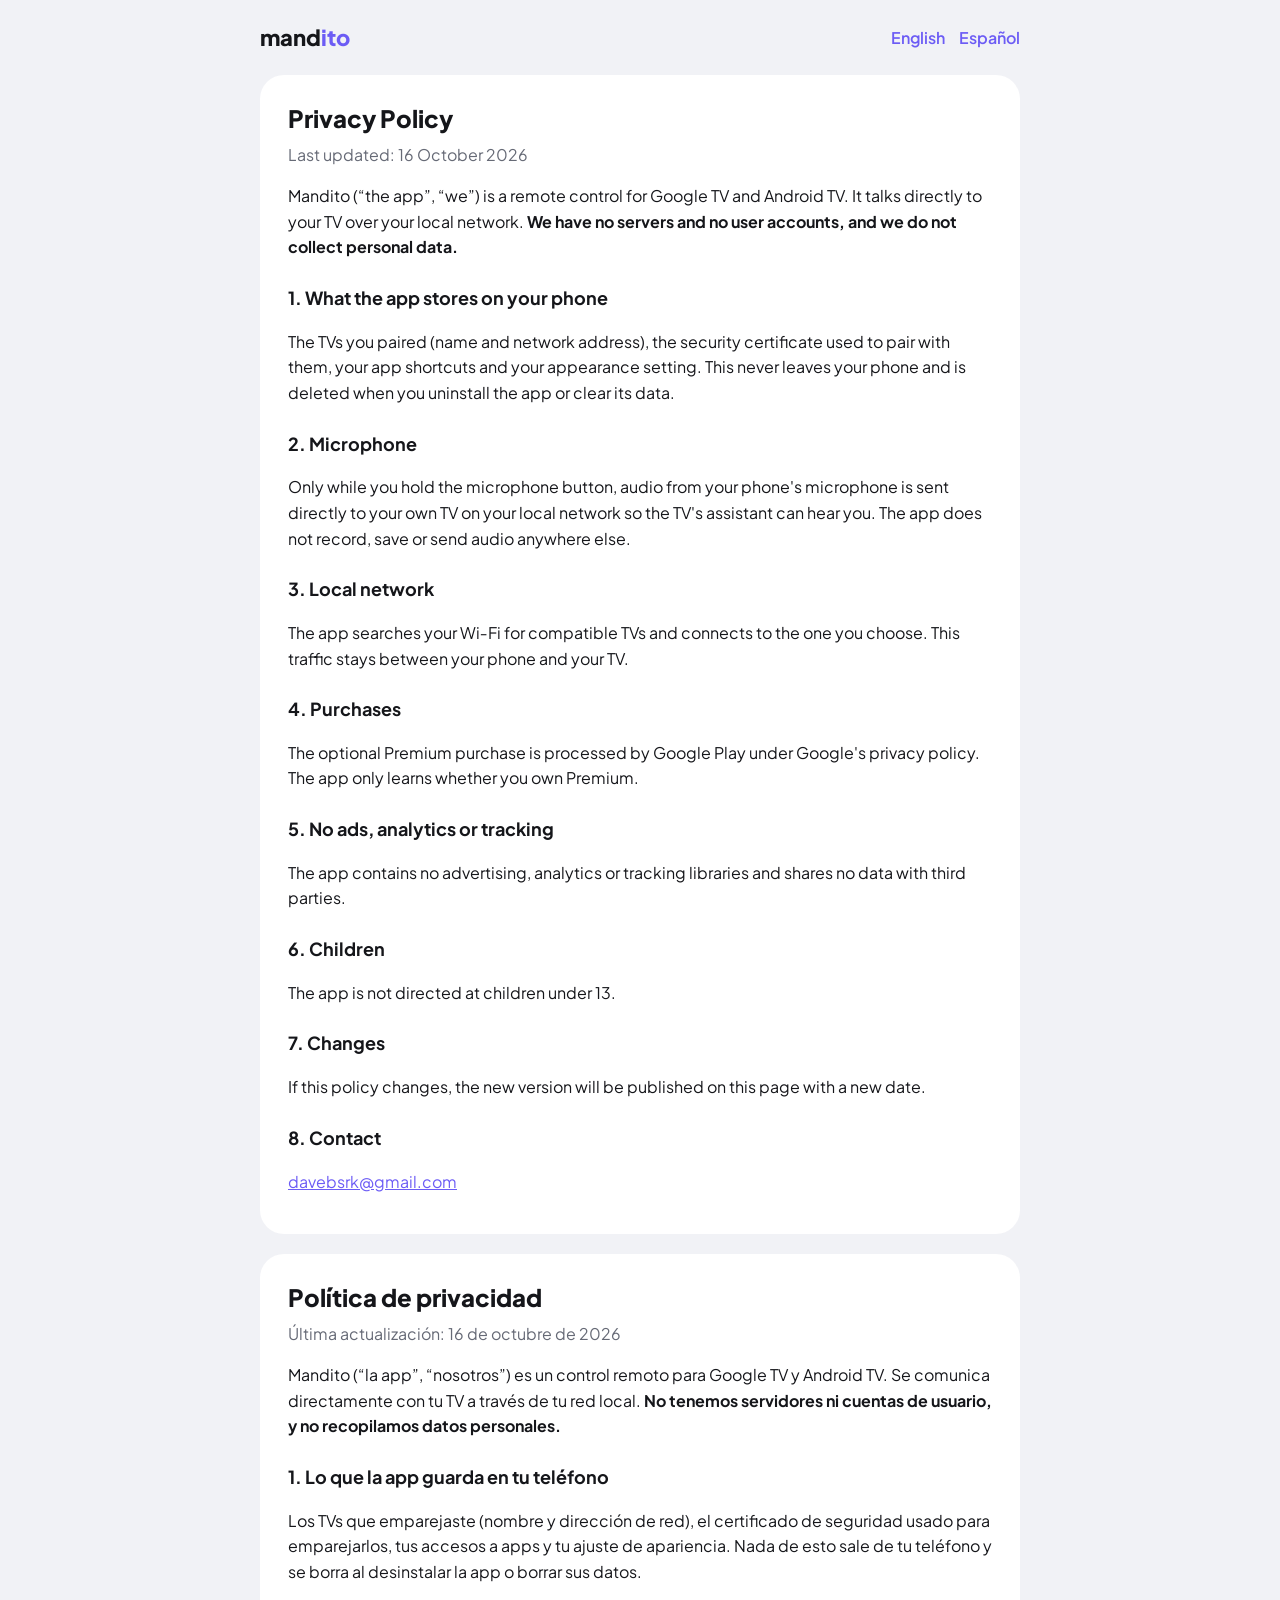
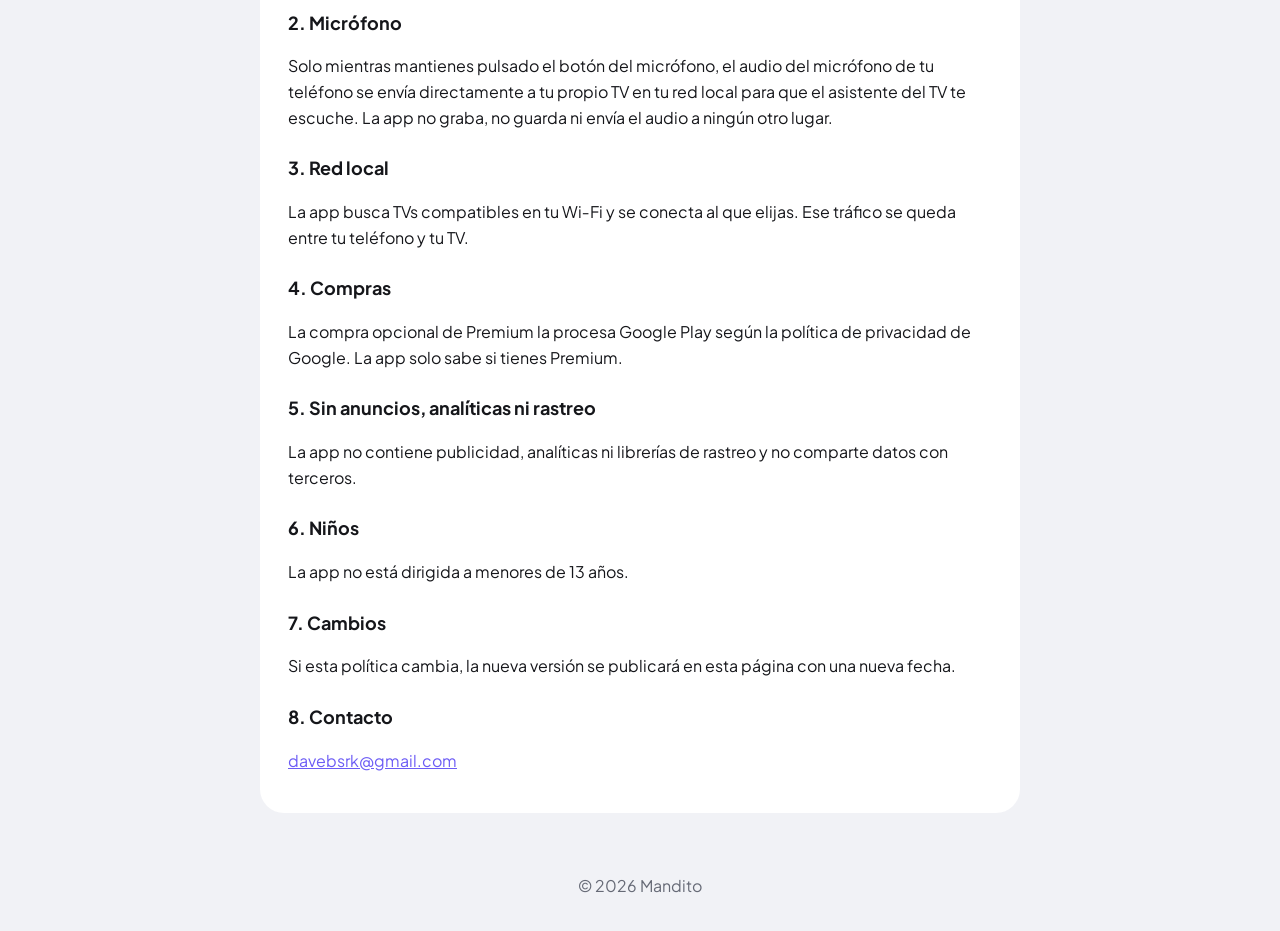
<file: mandito/privacy.html>
<!doctype html>
<html lang="en">
<head>
<meta charset="utf-8">
<meta name="viewport" content="width=device-width, initial-scale=1">
<title>Mandito · Privacy Policy</title>
<meta name="description" content="Mandito privacy policy: the app talks only to your TV on your local network.">
<link rel="preconnect" href="https://fonts.googleapis.com">
<link href="https://fonts.googleapis.com/css2?family=Plus+Jakarta+Sans:wght@400;600;800&display=swap" rel="stylesheet">
<style>
:root{--bg:#F1F2F6;--card:#fff;--ink:#15161A;--muted:#666A76;--acc:#6C5CF5}
@media (prefers-color-scheme:dark){:root{--bg:#0A0A0E;--card:#16161C;--ink:#F2F2F6;--muted:#9195A3;--acc:#8F82FF}}
body{margin:0;background:var(--bg);color:var(--ink);font:16px/1.6 'Plus Jakarta Sans',system-ui,sans-serif}
.bar{display:flex;flex-wrap:wrap;gap:12px;align-items:center;justify-content:space-between;max-width:760px;margin:0 auto;padding:20px 16px}
.logo{font-weight:800;font-size:22px;color:var(--ink);text-decoration:none}.logo span{color:var(--acc)}
.langs a{color:var(--acc);margin-left:14px;text-decoration:none;font-weight:600}
main{max-width:760px;margin:0 auto;padding:0 16px 40px}
article{background:var(--card);border-radius:24px;padding:24px 28px;margin-bottom:20px}
h1{margin:0 0 4px;font-weight:800}h2{font-size:18px;margin:24px 0 4px}.muted{color:var(--muted);margin-top:0}
a{color:var(--acc)}footer{text-align:center;color:var(--muted);padding:0 0 32px}
</style>
</head>
<body>
<header class="bar">
  <a class="logo" href="#">mand<span>ito</span></a>
  <nav class="langs" aria-label="Language"><a href="#en" hreflang="en">English</a><a href="#es" hreflang="es">Español</a></nav>
</header>
<main>

<article id="en" lang="en">
<h1>Privacy Policy</h1>
<p class="muted">Last updated: 16 October 2026</p>
<p>Mandito (“the app”, “we”) is a remote control for Google TV and Android TV. It talks directly to your TV over your local network. <strong>We have no servers and no user accounts, and we do not collect personal data.</strong></p>

<h2>1. What the app stores on your phone</h2>
<p>The TVs you paired (name and network address), the security certificate used to pair with them, your app shortcuts and your appearance setting. This never leaves your phone and is deleted when you uninstall the app or clear its data.</p>

<h2>2. Microphone</h2>
<p>Only while you hold the microphone button, audio from your phone's microphone is sent directly to your own TV on your local network so the TV's assistant can hear you. The app does not record, save or send audio anywhere else.</p>

<h2>3. Local network</h2>
<p>The app searches your Wi‑Fi for compatible TVs and connects to the one you choose. This traffic stays between your phone and your TV.</p>

<h2>4. Purchases</h2>
<p>The optional Premium purchase is processed by Google Play under Google's privacy policy. The app only learns whether you own Premium.</p>

<h2>5. No ads, analytics or tracking</h2>
<p>The app contains no advertising, analytics or tracking libraries and shares no data with third parties.</p>

<h2>6. Children</h2>
<p>The app is not directed at children under 13.</p>

<h2>7. Changes</h2>
<p>If this policy changes, the new version will be published on this page with a new date.</p>

<h2>8. Contact</h2>
<p><a href="mailto:davebsrk@gmail.com">davebsrk@gmail.com</a></p>
</article>

<article id="es" lang="es">
<h1>Política de privacidad</h1>
<p class="muted">Última actualización: 16 de octubre de 2026</p>
<p>Mandito (“la app”, “nosotros”) es un control remoto para Google TV y Android TV. Se comunica directamente con tu TV a través de tu red local. <strong>No tenemos servidores ni cuentas de usuario, y no recopilamos datos personales.</strong></p>

<h2>1. Lo que la app guarda en tu teléfono</h2>
<p>Los TVs que emparejaste (nombre y dirección de red), el certificado de seguridad usado para emparejarlos, tus accesos a apps y tu ajuste de apariencia. Nada de esto sale de tu teléfono y se borra al desinstalar la app o borrar sus datos.</p>

<h2>2. Micrófono</h2>
<p>Solo mientras mantienes pulsado el botón del micrófono, el audio del micrófono de tu teléfono se envía directamente a tu propio TV en tu red local para que el asistente del TV te escuche. La app no graba, no guarda ni envía el audio a ningún otro lugar.</p>

<h2>3. Red local</h2>
<p>La app busca TVs compatibles en tu Wi‑Fi y se conecta al que elijas. Ese tráfico se queda entre tu teléfono y tu TV.</p>

<h2>4. Compras</h2>
<p>La compra opcional de Premium la procesa Google Play según la política de privacidad de Google. La app solo sabe si tienes Premium.</p>

<h2>5. Sin anuncios, analíticas ni rastreo</h2>
<p>La app no contiene publicidad, analíticas ni librerías de rastreo y no comparte datos con terceros.</p>

<h2>6. Niños</h2>
<p>La app no está dirigida a menores de 13 años.</p>

<h2>7. Cambios</h2>
<p>Si esta política cambia, la nueva versión se publicará en esta página con una nueva fecha.</p>

<h2>8. Contacto</h2>
<p><a href="mailto:davebsrk@gmail.com">davebsrk@gmail.com</a></p>
</article>
</main>
<footer>© 2026 Mandito</footer>
<script>
// Opened without a #language (from Play, for example): jump to the visitor's language.
if (!location.hash && (navigator.language || "").toLowerCase().startsWith("es")) document.getElementById("es").scrollIntoView();
</script>
</body>
</html>
</file>
<file: kidrapdf/style.css>
:root{--ink:#1C1A27;--muted:#5E5A6E;--ground:#FBF8FF;--card:#F3EFFA;--line:#E4E0EE;--indigo:#4A3AD6;--on-indigo:#fff}
@media (prefers-color-scheme:dark){:root{--ink:#E6E1F0;--muted:#C9C4D6;--ground:#131218;--card:#1E1C26;--line:#33313D;--indigo:#C6BFFF;--on-indigo:#1C1A27}}
*{box-sizing:border-box}
html{scroll-behavior:smooth;scroll-padding-top:84px}
body{margin:0;background:var(--ground);color:var(--ink);font:17px/1.6 'DM Sans',system-ui,sans-serif}
a{color:var(--indigo)}
.bar{position:sticky;top:0;z-index:2;display:flex;flex-wrap:wrap;gap:12px;align-items:center;justify-content:space-between;
  padding:14px 20px;background:color-mix(in srgb,var(--ground) 92%,transparent);backdrop-filter:blur(8px);border-bottom:1px solid var(--line)}
.logo{display:flex;align-items:center;gap:8px;text-decoration:none;color:var(--ink);font:700 24px 'Outfit',sans-serif;letter-spacing:-.03em}
.logo b{font-size:11px;letter-spacing:.02em;color:var(--on-indigo);background:var(--indigo);border-radius:99px;padding:2px 8px}
.langs{display:flex;gap:6px;max-width:100%;overflow-x:auto;scrollbar-width:none}
.langs::-webkit-scrollbar{display:none}
.langs a{flex:none}
.langs a{text-decoration:none;font-size:14px;font-weight:600;padding:6px 12px;border-radius:99px;background:var(--card);color:var(--ink)}
@media (max-width:720px){html{scroll-padding-top:128px}}
.doc{max-width:760px;margin:0 auto;padding:24px 20px 64px}
.doc article{padding-top:24px;border-top:1px solid var(--line);margin-top:32px}
.doc article:first-child{border-top:0;margin-top:0}
h1,h2{font-family:'Outfit',sans-serif;letter-spacing:-.02em;line-height:1.2}
h1{font-size:40px;margin:0 0 4px}
h2{font-size:22px;margin:28px 0 6px}
.muted{color:var(--muted);margin-top:0}
.hero{max-width:960px;margin:0 auto;padding:72px 20px 40px;display:flex;flex-wrap:wrap;gap:40px;align-items:center}
.hero>div{flex:1 1 340px}
.hero h1{font-size:clamp(40px,7vw,64px)}
.hero p{font-size:20px;color:var(--muted)}
.cta{display:inline-block;margin-top:12px;padding:14px 26px;border-radius:99px;background:var(--indigo);color:var(--on-indigo);text-decoration:none;font-weight:600}
.features{max-width:960px;margin:0 auto;padding:0 20px 64px;display:grid;grid-template-columns:repeat(auto-fit,minmax(220px,1fr));gap:16px}
.features div{background:var(--card);border-radius:24px;padding:22px}
.features h3{font:600 19px 'Outfit',sans-serif;margin:0 0 6px}
.features p{margin:0;color:var(--muted);font-size:15px}
.foot{text-align:center;color:var(--muted);font-size:14px;padding:24px;border-top:1px solid var(--line)}
</file>
